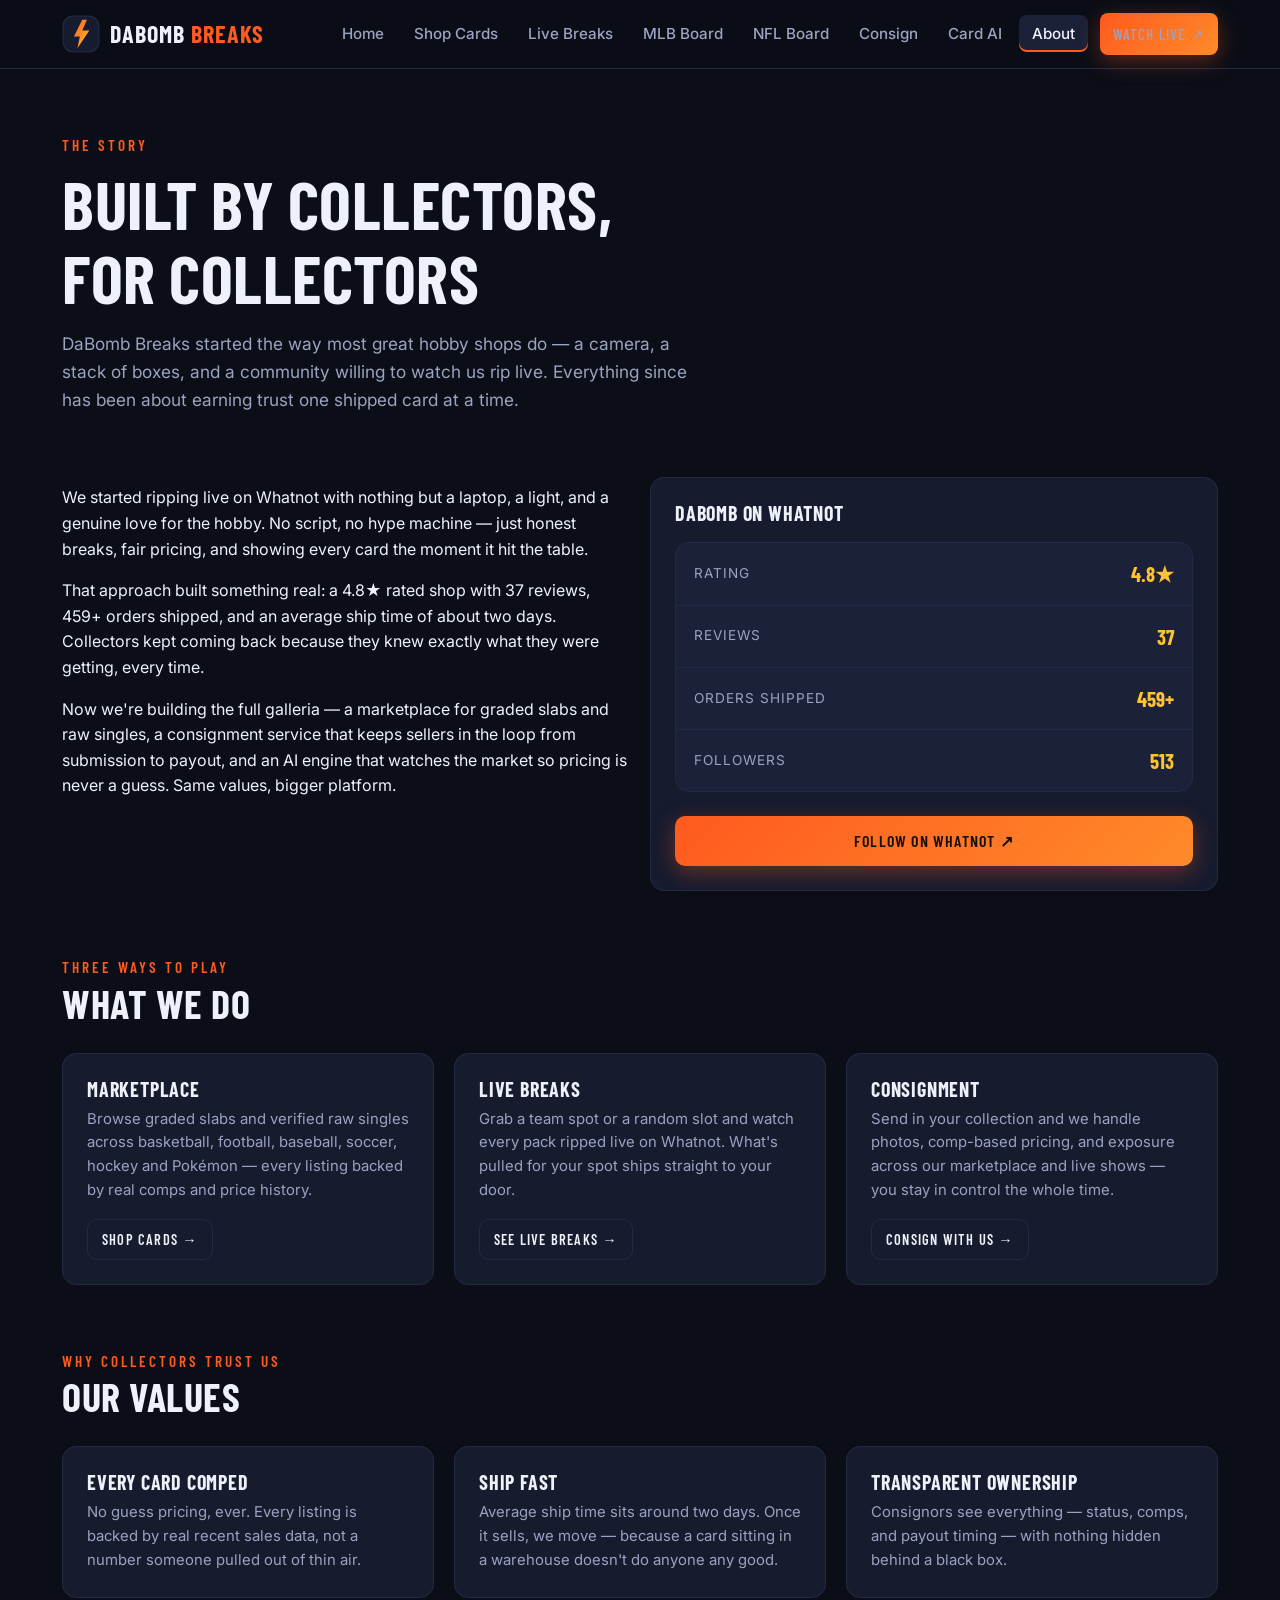
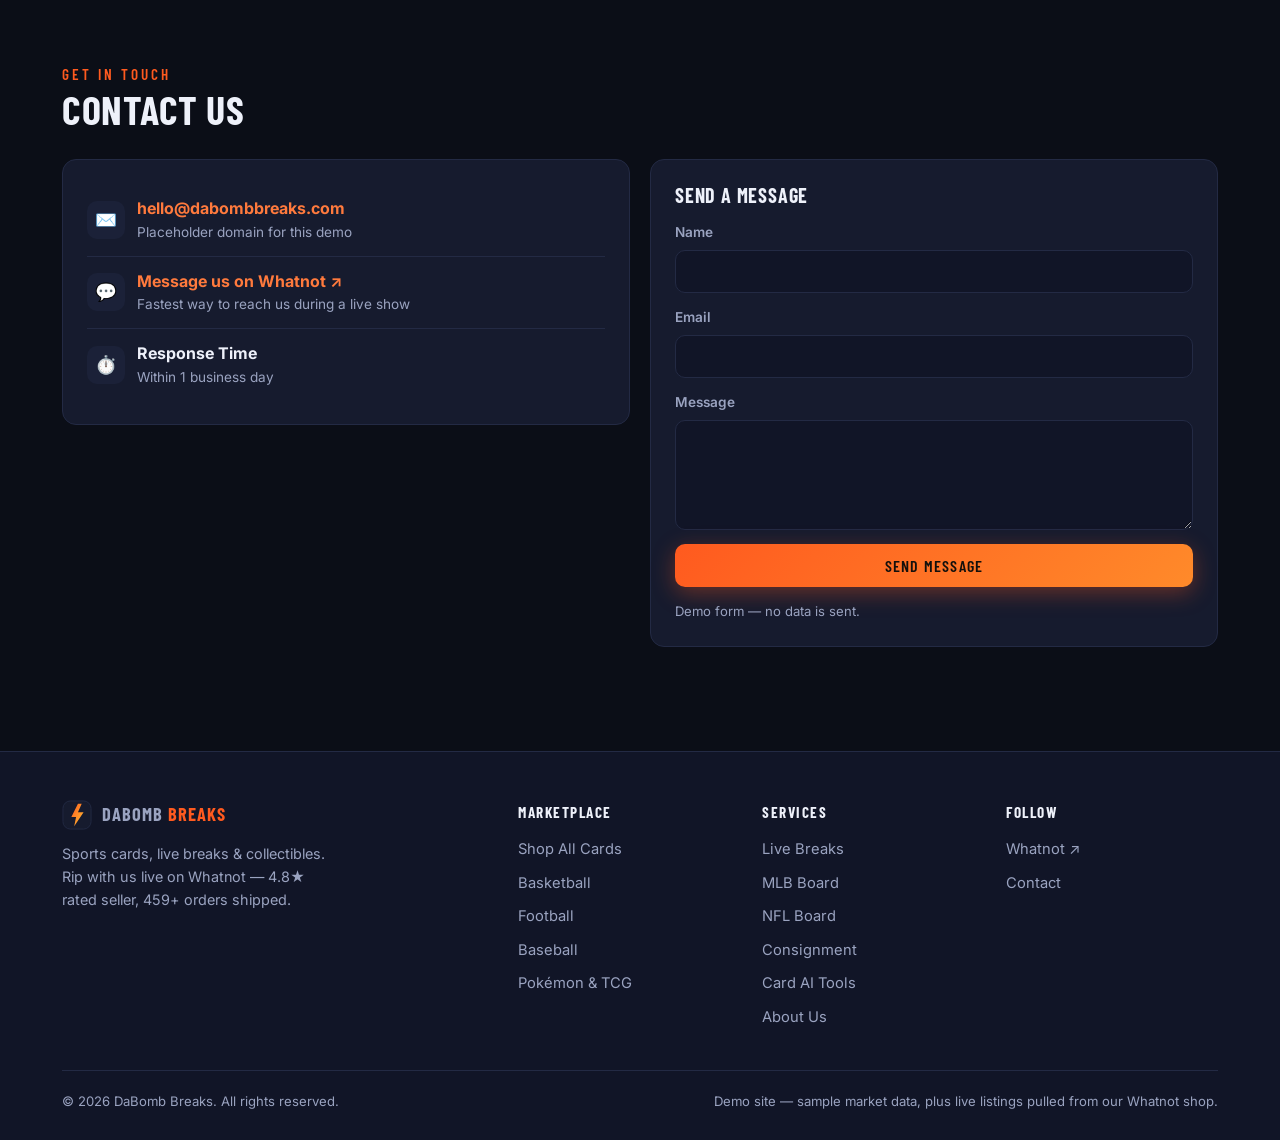
<file: about.html>
<!DOCTYPE html>
<html lang="en">
<head>
  <meta charset="UTF-8">
  <meta name="viewport" content="width=device-width, initial-scale=1.0">
  <title>About Us | DaBomb Breaks — Sports Cards, Live Breaks &amp; Consignment</title>
  <meta name="description" content="The story behind DaBomb Breaks — from live Whatnot breaks to a 4.8★ rated shop with 459+ orders shipped, now building a full marketplace, consignment service and AI engine for the hobby.">
  <link rel="canonical" href="https://drewbabbitt.github.io/dabomb-breaks/about.html">
  <meta property="og:type" content="website">
  <meta property="og:site_name" content="DaBomb Breaks">
  <meta property="og:title" content="About Us | DaBomb Breaks">
  <meta property="og:description" content="The story behind DaBomb Breaks — from live Whatnot breaks to a 4.8★ rated shop with 459+ orders shipped, now building a full marketplace, consignment service and AI engine for the hobby.">
  <meta property="og:url" content="https://drewbabbitt.github.io/dabomb-breaks/about.html">
  <meta name="twitter:card" content="summary_large_image">
  <link rel="icon" type="image/svg+xml" href="assets/logo.svg">
  <link rel="preconnect" href="https://fonts.googleapis.com">
  <link rel="preconnect" href="https://fonts.gstatic.com" crossorigin>
  <link href="https://fonts.googleapis.com/css2?family=Barlow+Condensed:wght@600;700&family=Inter:wght@400;500;600;700&display=swap" rel="stylesheet">
  <link rel="stylesheet" href="css/styles.css">
  <style>
    /* ---- about.html page-only styles ---- */
    .about-stats { display: flex; flex-direction: column; gap: 0; border: 1px solid var(--line); border-radius: var(--radius); overflow: hidden; background: var(--panel-2); margin-top: 18px; }
    .about-stat-row { display: flex; justify-content: space-between; align-items: center; padding: 14px 18px; border-bottom: 1px solid var(--line); }
    .about-stat-row:last-child { border-bottom: none; }
    .about-stat-row .num { font-family: var(--font-display); font-size: 1.3rem; font-weight: 700; color: var(--gold); }
    .about-stat-row .lbl { font-size: .85rem; color: var(--muted); text-transform: uppercase; letter-spacing: 1px; }
    .contact-row { display: flex; align-items: center; gap: 12px; padding: 12px 0; border-bottom: 1px solid var(--line); }
    .contact-row:last-of-type { border-bottom: none; }
    .contact-icon { width: 38px; height: 38px; border-radius: 10px; background: var(--panel-2); display: flex; align-items: center; justify-content: center; flex-shrink: 0; font-size: 1.1rem; }
    #contactSuccess { display: none; }
    #contactSuccess.show { display: block; }
  </style>
</head>
<body>

<header class="site-header">
  <div class="wrap nav">
    <a class="brand" href="index.html">
      <svg viewBox="0 0 64 64" xmlns="http://www.w3.org/2000/svg" aria-hidden="true"><defs><linearGradient id="hdrLg" x1="0" y1="0" x2="1" y2="1"><stop offset="0" stop-color="#ff5a1f"/><stop offset="1" stop-color="#ffc233"/></linearGradient></defs><rect x="2" y="2" width="60" height="60" rx="16" fill="#161b2e" stroke="#232a44" stroke-width="2"/><path d="M34 8 L20 36 L30 36 L26 56 L46 26 L34 26 L42 8 Z" fill="url(#hdrLg)"/></svg>
      <span class="brand-name">DaBomb <em>Breaks</em></span>
    </a>
    <button class="nav-toggle" aria-label="Toggle menu">☰</button>
    <ul class="nav-links">
      <li><a href="index.html">Home</a></li>
      <li><a href="shop.html">Shop Cards</a></li>
      <li><a href="breaks.html">Live Breaks</a></li>
      <li><a href="board/">MLB Board</a></li>
      <li><a href="board-nfl/">NFL Board</a></li>
      <li><a href="consign.html">Consign</a></li>
      <li><a href="ai.html">Card AI</a></li>
      <li><a href="about.html">About</a></li>
      <li class="nav-cta"><a class="btn btn-primary btn-sm" href="https://www.whatnot.com/user/dabomb_breaks" target="_blank" rel="noopener">Watch Live ↗</a></li>
    </ul>
  </div>
</header>

<main>

  <!-- HERO -->
  <section style="padding-bottom:0">
    <div class="wrap">
      <span class="kicker">The Story</span>
      <h1 class="mt-1">Built by Collectors,<br>For Collectors</h1>
      <p class="lead mt-2">DaBomb Breaks started the way most great hobby shops do — a camera, a stack of boxes, and a community willing to watch us rip live. Everything since has been about earning trust one shipped card at a time.</p>
    </div>
  </section>

  <!-- STORY -->
  <section>
    <div class="wrap">
      <div class="grid grid-2" style="align-items:start">
        <div>
          <p class="mt-1">We started ripping live on Whatnot with nothing but a laptop, a light, and a genuine love for the hobby. No script, no hype machine — just honest breaks, fair pricing, and showing every card the moment it hit the table.</p>
          <p class="mt-2">That approach built something real: a 4.8★ rated shop with 37 reviews, 459+ orders shipped, and an average ship time of about two days. Collectors kept coming back because they knew exactly what they were getting, every time.</p>
          <p class="mt-2">Now we're building the full galleria — a marketplace for graded slabs and raw singles, a consignment service that keeps sellers in the loop from submission to payout, and an AI engine that watches the market so pricing is never a guess. Same values, bigger platform.</p>
        </div>
        <div class="panel">
          <h3>DaBomb on Whatnot</h3>
          <div class="about-stats">
            <div class="about-stat-row"><span class="lbl">Rating</span><span class="num">4.8★</span></div>
            <div class="about-stat-row"><span class="lbl">Reviews</span><span class="num">37</span></div>
            <div class="about-stat-row"><span class="lbl">Orders Shipped</span><span class="num">459+</span></div>
            <div class="about-stat-row"><span class="lbl">Followers</span><span class="num">513</span></div>
          </div>
          <a class="btn btn-primary mt-3" style="width:100%" href="https://www.whatnot.com/user/dabomb_breaks" target="_blank" rel="noopener">Follow on Whatnot ↗</a>
        </div>
      </div>
    </div>
  </section>

  <!-- WHAT WE DO -->
  <section style="padding-top:0">
    <div class="wrap">
      <div class="section-head">
        <div>
          <span class="kicker">Three Ways to Play</span>
          <h2>What We Do</h2>
        </div>
      </div>
      <div class="grid grid-3">
        <div class="panel panel-hover">
          <h3>Marketplace</h3>
          <p class="muted mt-1" style="font-size:.93rem">Browse graded slabs and verified raw singles across basketball, football, baseball, soccer, hockey and Pokémon — every listing backed by real comps and price history.</p>
          <a class="btn btn-ghost btn-sm mt-2" href="shop.html">Shop Cards →</a>
        </div>
        <div class="panel panel-hover">
          <h3>Live Breaks</h3>
          <p class="muted mt-1" style="font-size:.93rem">Grab a team spot or a random slot and watch every pack ripped live on Whatnot. What's pulled for your spot ships straight to your door.</p>
          <a class="btn btn-ghost btn-sm mt-2" href="breaks.html">See Live Breaks →</a>
        </div>
        <div class="panel panel-hover">
          <h3>Consignment</h3>
          <p class="muted mt-1" style="font-size:.93rem">Send in your collection and we handle photos, comp-based pricing, and exposure across our marketplace and live shows — you stay in control the whole time.</p>
          <a class="btn btn-ghost btn-sm mt-2" href="consign.html">Consign With Us →</a>
        </div>
      </div>
    </div>
  </section>

  <!-- VALUES -->
  <section style="padding-top:0">
    <div class="wrap">
      <div class="section-head">
        <div>
          <span class="kicker">Why Collectors Trust Us</span>
          <h2>Our Values</h2>
        </div>
      </div>
      <div class="grid grid-3">
        <div class="panel panel-hover">
          <h3>Every Card Comped</h3>
          <p class="muted mt-1" style="font-size:.93rem">No guess pricing, ever. Every listing is backed by real recent sales data, not a number someone pulled out of thin air.</p>
        </div>
        <div class="panel panel-hover">
          <h3>Ship Fast</h3>
          <p class="muted mt-1" style="font-size:.93rem">Average ship time sits around two days. Once it sells, we move — because a card sitting in a warehouse doesn't do anyone any good.</p>
        </div>
        <div class="panel panel-hover">
          <h3>Transparent Ownership</h3>
          <p class="muted mt-1" style="font-size:.93rem">Consignors see everything — status, comps, and payout timing — with nothing hidden behind a black box.</p>
        </div>
      </div>
    </div>
  </section>

  <!-- CONTACT -->
  <section id="contact" style="padding-top:0">
    <div class="wrap">
      <div class="section-head">
        <div>
          <span class="kicker">Get In Touch</span>
          <h2>Contact Us</h2>
        </div>
      </div>
      <div class="grid grid-2" style="align-items:start">
        <div class="panel">
          <div class="contact-row">
            <div class="contact-icon">✉️</div>
            <div>
              <div style="font-weight:700"><a href="mailto:hello@dabombbreaks.com">hello@dabombbreaks.com</a></div>
              <div class="muted" style="font-size:.85rem">Placeholder domain for this demo</div>
            </div>
          </div>
          <div class="contact-row">
            <div class="contact-icon">💬</div>
            <div>
              <div style="font-weight:700"><a href="https://www.whatnot.com/user/dabomb_breaks" target="_blank" rel="noopener">Message us on Whatnot ↗</a></div>
              <div class="muted" style="font-size:.85rem">Fastest way to reach us during a live show</div>
            </div>
          </div>
          <div class="contact-row">
            <div class="contact-icon">⏱️</div>
            <div>
              <div style="font-weight:700">Response Time</div>
              <div class="muted" style="font-size:.85rem">Within 1 business day</div>
            </div>
          </div>
        </div>

        <div class="panel">
          <h3 class="mb-2">Send a Message</h3>
          <form id="contactForm">
            <div style="display:flex;flex-direction:column;gap:14px">
              <label class="field">Name
                <input class="input" type="text" name="name" id="cfName" required>
              </label>
              <label class="field">Email
                <input class="input" type="email" name="email" id="cfEmail" required>
              </label>
              <label class="field">Message
                <textarea class="input" name="message" id="cfMessage" rows="4" required></textarea>
              </label>
              <button type="submit" class="btn btn-primary" style="width:100%">Send Message</button>
              <p class="muted" style="font-size:.82rem">Demo form — no data is sent.</p>
              <div id="contactSuccess" class="panel" style="background:rgba(47,212,122,.1);border-color:rgba(47,212,122,.4);padding:14px 16px">
                <strong style="color:var(--green)">Message received!</strong>
                <p class="muted mt-1" style="font-size:.88rem">Thanks for reaching out — this is a demo form, so nothing was actually sent, but in the live site we'd reply within 1 business day.</p>
              </div>
            </div>
          </form>
        </div>
      </div>
    </div>
  </section>

</main>

<footer class="site-footer">
  <div class="wrap">
    <div class="footer-grid">
      <div>
        <a class="brand" href="index.html" style="margin-bottom:12px">
          <svg viewBox="0 0 64 64" xmlns="http://www.w3.org/2000/svg" aria-hidden="true" style="width:30px;height:30px"><defs><linearGradient id="ftrLg" x1="0" y1="0" x2="1" y2="1"><stop offset="0" stop-color="#ff5a1f"/><stop offset="1" stop-color="#ffc233"/></linearGradient></defs><rect x="2" y="2" width="60" height="60" rx="16" fill="#161b2e" stroke="#232a44" stroke-width="2"/><path d="M34 8 L20 36 L30 36 L26 56 L46 26 L34 26 L42 8 Z" fill="url(#ftrLg)"/></svg>
          <span class="brand-name" style="font-size:1.15rem">DaBomb <em>Breaks</em></span>
        </a>
        <p class="muted" style="font-size:.9rem;max-width:280px">Sports cards, live breaks &amp; collectibles. Rip with us live on Whatnot — 4.8★ rated seller, 459+ orders shipped.</p>
      </div>
      <div>
        <h4>Marketplace</h4>
        <ul>
          <li><a href="shop.html">Shop All Cards</a></li>
          <li><a href="shop.html?sport=Basketball">Basketball</a></li>
          <li><a href="shop.html?sport=Football">Football</a></li>
          <li><a href="shop.html?sport=Baseball">Baseball</a></li>
          <li><a href="shop.html?sport=Pok%C3%A9mon">Pokémon &amp; TCG</a></li>
        </ul>
      </div>
      <div>
        <h4>Services</h4>
        <ul>
          <li><a href="breaks.html">Live Breaks</a></li>
      <li><a href="board/">MLB Board</a></li>
      <li><a href="board-nfl/">NFL Board</a></li>
          <li><a href="consign.html">Consignment</a></li>
          <li><a href="ai.html">Card AI Tools</a></li>
          <li><a href="about.html">About Us</a></li>
        </ul>
      </div>
      <div>
        <h4>Follow</h4>
        <ul>
          <li><a href="https://www.whatnot.com/user/dabomb_breaks" target="_blank" rel="noopener">Whatnot ↗</a></li>
          <li><a href="about.html#contact">Contact</a></li>
        </ul>
      </div>
    </div>
    <div class="footer-note">
      <span>© <span data-year>2026</span> DaBomb Breaks. All rights reserved.</span>
      <span>Demo site — sample market data, plus live listings pulled from our Whatnot shop.</span>
    </div>
  </div>
</footer>

<script src="js/inventory-data.js"></script>
<script src="js/app.js"></script>
<script>
document.addEventListener("DOMContentLoaded", function () {
  var form = document.getElementById("contactForm");
  var success = document.getElementById("contactSuccess");
  if (form && success) {
    form.addEventListener("submit", function (e) {
      e.preventDefault();
      success.classList.add("show");
      form.reset();
      success.scrollIntoView({ behavior: "smooth", block: "nearest" });
    });
  }
});
</script>

<script type="application/ld+json">
{
  "@context": "https://schema.org",
  "@type": "AboutPage",
  "name": "About DaBomb Breaks",
  "url": "https://drewbabbitt.github.io/dabomb-breaks/about.html",
  "description": "The story behind DaBomb Breaks — from live Whatnot breaks to a 4.8★ rated shop with 459+ orders shipped, now building a full marketplace, consignment service and AI engine for the hobby.",
  "mainEntity": {
    "@type": "Organization",
    "name": "DaBomb Breaks",
    "url": "https://drewbabbitt.github.io/dabomb-breaks/",
    "logo": "https://drewbabbitt.github.io/dabomb-breaks/assets/logo.svg",
    "sameAs": ["https://www.whatnot.com/user/dabomb_breaks"],
    "aggregateRating": { "@type": "AggregateRating", "ratingValue": "4.8", "reviewCount": "37" }
  }
}
</script>
</body>
</html>
</file>
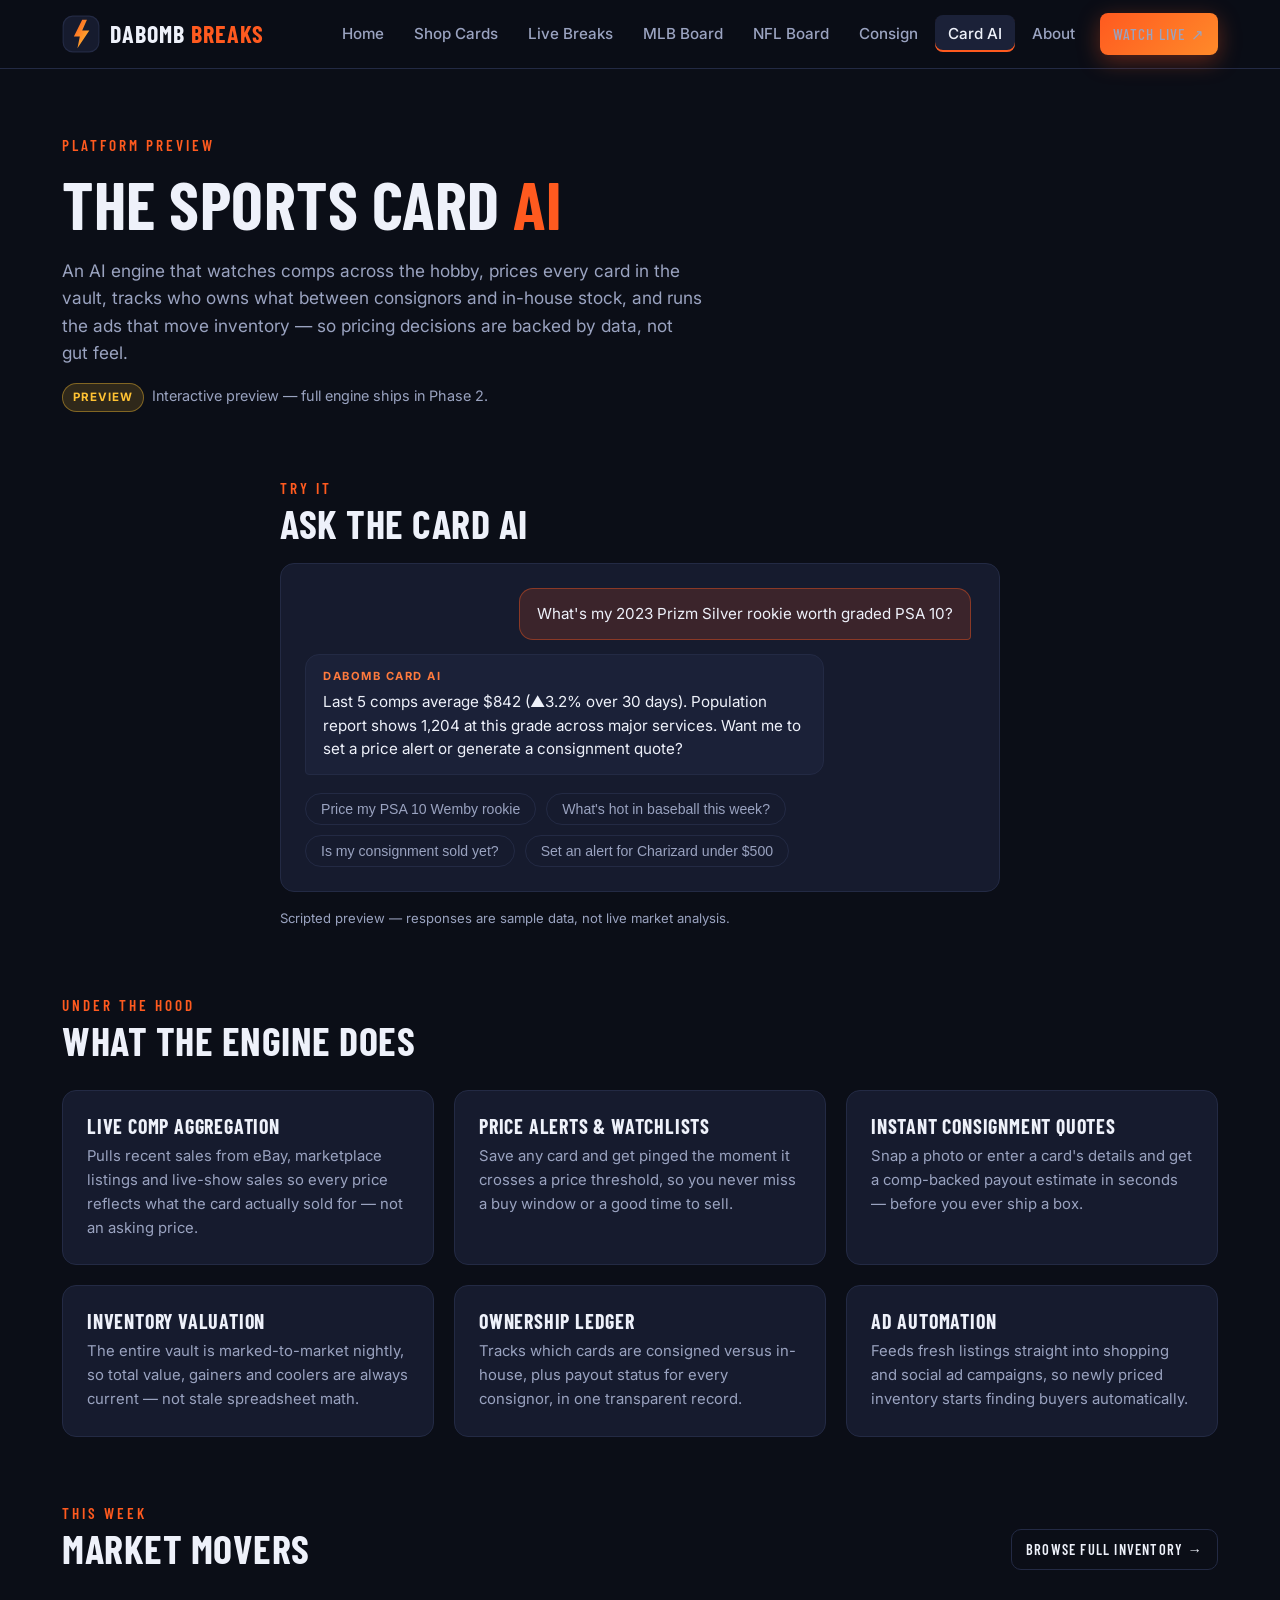
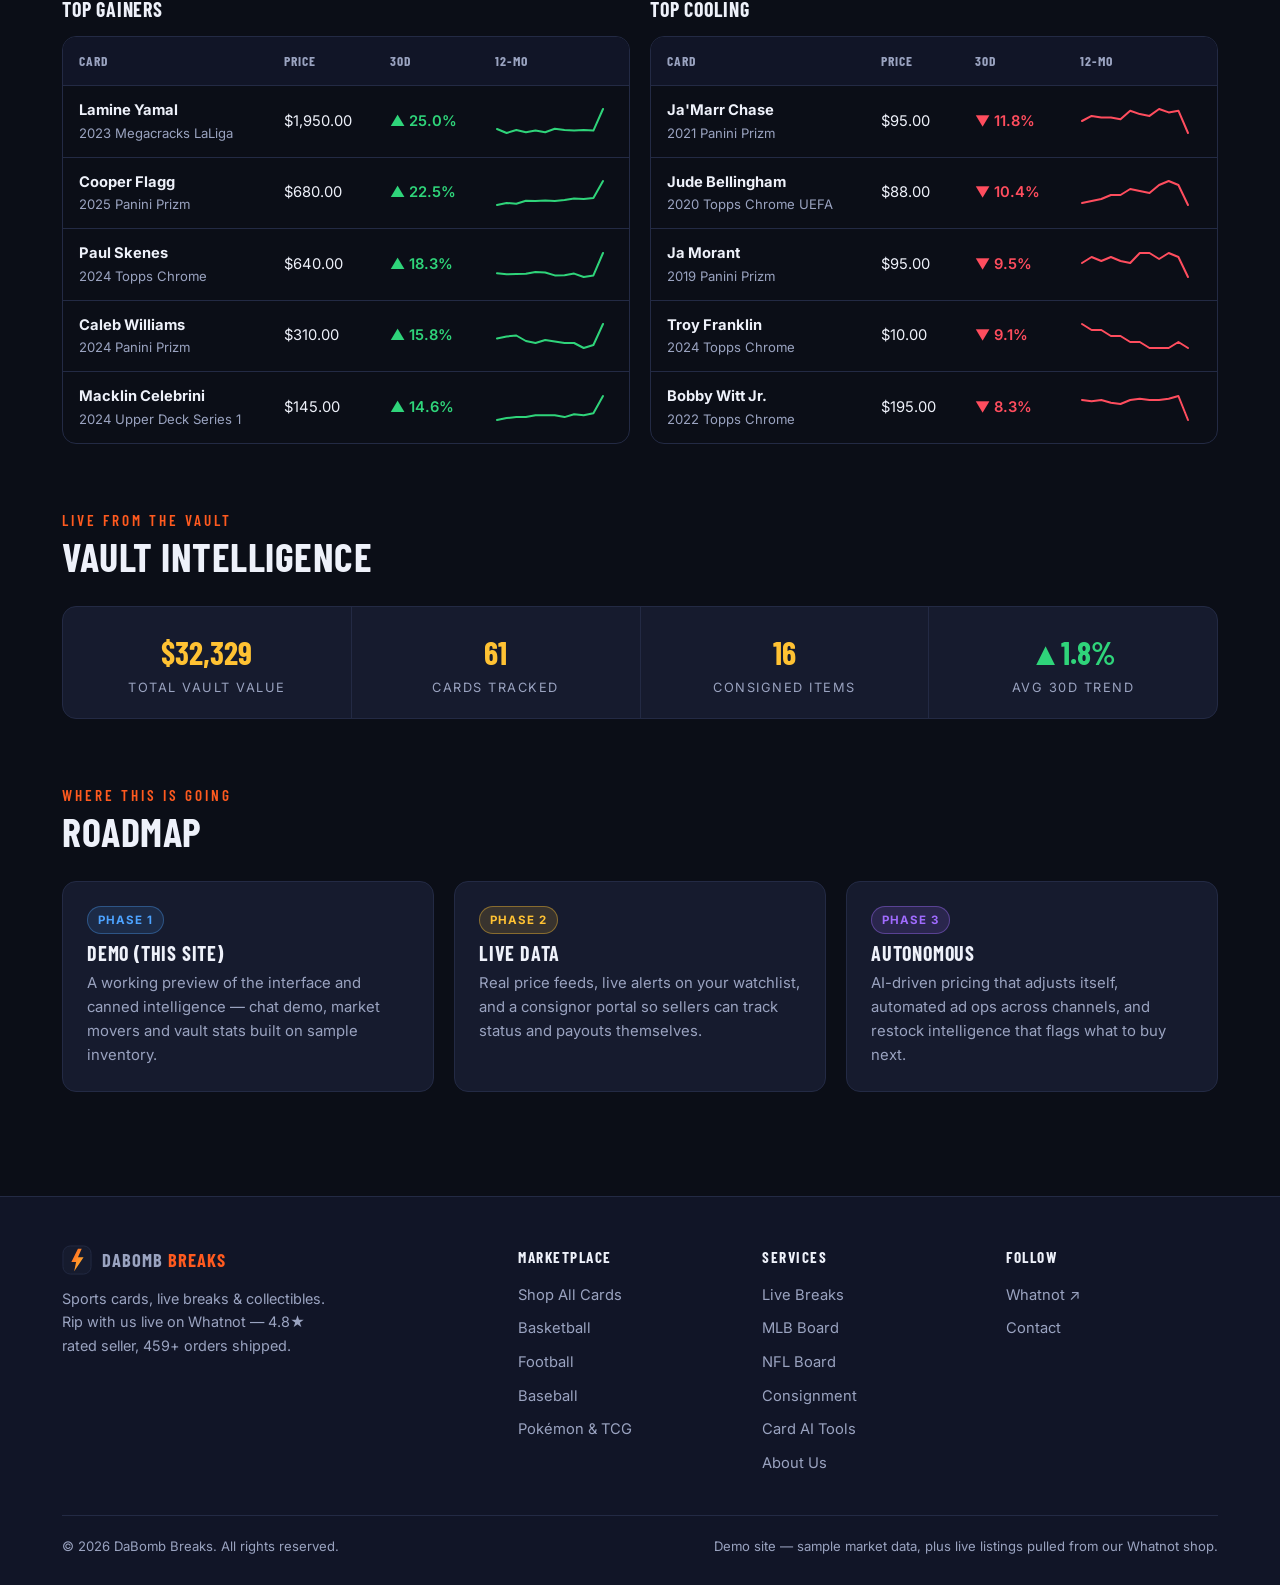
<file: ai.html>
<!DOCTYPE html>
<html lang="en">
<head>
  <meta charset="UTF-8">
  <meta name="viewport" content="width=device-width, initial-scale=1.0">
  <title>Sports Card AI | DaBomb Breaks — Sports Cards, Live Breaks &amp; Consignment</title>
  <meta name="description" content="Preview the DaBomb Card AI — an assistant that prices sports cards from live comps, tracks price alerts and watchlists, and delivers market intelligence across the hobby.">
  <link rel="canonical" href="https://drewbabbitt.github.io/dabomb-breaks/ai.html">
  <meta property="og:type" content="website">
  <meta property="og:site_name" content="DaBomb Breaks">
  <meta property="og:title" content="Sports Card AI | DaBomb Breaks">
  <meta property="og:description" content="Preview the DaBomb Card AI — an assistant that prices sports cards from live comps, tracks price alerts and watchlists, and delivers market intelligence across the hobby.">
  <meta property="og:url" content="https://drewbabbitt.github.io/dabomb-breaks/ai.html">
  <meta name="twitter:card" content="summary_large_image">
  <link rel="icon" type="image/svg+xml" href="assets/logo.svg">
  <link rel="preconnect" href="https://fonts.googleapis.com">
  <link rel="preconnect" href="https://fonts.gstatic.com" crossorigin>
  <link href="https://fonts.googleapis.com/css2?family=Barlow+Condensed:wght@600;700&family=Inter:wght@400;500;600;700&display=swap" rel="stylesheet">
  <link rel="stylesheet" href="css/styles.css">
  <style>
    /* ---- ai.html page-only styles ---- */
    .chat-shell { max-width: 720px; margin: 0 auto; }
    .chat-scroll { max-height: 420px; overflow-y: auto; padding-right: 4px; scroll-behavior: smooth; }
    .chat-scroll::-webkit-scrollbar { width: 8px; }
    .chat-scroll::-webkit-scrollbar-thumb { background: var(--line); border-radius: 8px; }
    .chip-row { display: flex; flex-wrap: wrap; gap: 10px; margin-top: 18px; }
    .chip:disabled, .chip[data-used="1"] { opacity: .4; cursor: not-allowed; pointer-events: none; }
    .roadmap-arrow { display: flex; align-items: center; justify-content: center; color: var(--muted); font-family: var(--font-display); font-size: 1.6rem; }
    @media (max-width: 620px) { .roadmap-arrow { transform: rotate(90deg); } }
    .mover-empty { padding: 28px 16px; text-align: center; }
    .typing-dots span { display: inline-block; width: 5px; height: 5px; border-radius: 50%; background: var(--muted); margin-right: 3px; animation: blinkDot 1.2s infinite; }
    .typing-dots span:nth-child(2) { animation-delay: .2s; } .typing-dots span:nth-child(3) { animation-delay: .4s; }
    @keyframes blinkDot { 0%, 80%, 100% { opacity: .25; } 40% { opacity: 1; } }
  </style>
</head>
<body>

<header class="site-header">
  <div class="wrap nav">
    <a class="brand" href="index.html">
      <svg viewBox="0 0 64 64" xmlns="http://www.w3.org/2000/svg" aria-hidden="true"><defs><linearGradient id="hdrLg" x1="0" y1="0" x2="1" y2="1"><stop offset="0" stop-color="#ff5a1f"/><stop offset="1" stop-color="#ffc233"/></linearGradient></defs><rect x="2" y="2" width="60" height="60" rx="16" fill="#161b2e" stroke="#232a44" stroke-width="2"/><path d="M34 8 L20 36 L30 36 L26 56 L46 26 L34 26 L42 8 Z" fill="url(#hdrLg)"/></svg>
      <span class="brand-name">DaBomb <em>Breaks</em></span>
    </a>
    <button class="nav-toggle" aria-label="Toggle menu">☰</button>
    <ul class="nav-links">
      <li><a href="index.html">Home</a></li>
      <li><a href="shop.html">Shop Cards</a></li>
      <li><a href="breaks.html">Live Breaks</a></li>
      <li><a href="board/">MLB Board</a></li>
      <li><a href="board-nfl/">NFL Board</a></li>
      <li><a href="consign.html">Consign</a></li>
      <li><a href="ai.html">Card AI</a></li>
      <li><a href="about.html">About</a></li>
      <li class="nav-cta"><a class="btn btn-primary btn-sm" href="https://www.whatnot.com/user/dabomb_breaks" target="_blank" rel="noopener">Watch Live ↗</a></li>
    </ul>
  </div>
</header>

<main>

  <!-- HERO -->
  <section style="padding-bottom:0">
    <div class="wrap">
      <span class="kicker">Platform Preview</span>
      <h1 class="mt-1">The Sports Card <em style="font-style:normal;color:var(--blast)">AI</em></h1>
      <p class="lead mt-2">An AI engine that watches comps across the hobby, prices every card in the vault, tracks who owns what between consignors and in-house stock, and runs the ads that move inventory — so pricing decisions are backed by data, not gut feel.</p>
      <p class="muted mt-2" style="font-size:.9rem">
        <span class="badge badge-grade">Preview</span>
        &nbsp;Interactive preview — full engine ships in Phase 2.
      </p>
    </div>
  </section>

  <!-- CHAT DEMO -->
  <section>
    <div class="wrap">
      <div class="chat-shell">
        <div class="section-head" style="margin-bottom:18px">
          <div>
            <span class="kicker">Try It</span>
            <h2>Ask the Card AI</h2>
          </div>
        </div>
        <div class="panel">
          <div class="chat chat-scroll" id="aiChat">
            <div class="msg msg-user">What's my 2023 Prizm Silver rookie worth graded PSA 10?</div>
            <div class="msg msg-ai"><span class="tag">DaBomb Card AI</span>Last 5 comps average $842 (▲3.2% over 30 days). Population report shows 1,204 at this grade across major services. Want me to set a price alert or generate a consignment quote?</div>
          </div>
          <div class="chip-row" id="aiChips">
            <button type="button" class="chip" data-q="price">Price my PSA 10 Wemby rookie</button>
            <button type="button" class="chip" data-q="hot">What's hot in baseball this week?</button>
            <button type="button" class="chip" data-q="consign">Is my consignment sold yet?</button>
            <button type="button" class="chip" data-q="alert">Set an alert for Charizard under $500</button>
          </div>
        </div>
        <p class="muted mt-2" style="font-size:.82rem">Scripted preview — responses are sample data, not live market analysis.</p>
      </div>
    </div>
  </section>

  <!-- WHAT THE ENGINE DOES -->
  <section style="padding-top:0">
    <div class="wrap">
      <div class="section-head">
        <div>
          <span class="kicker">Under the Hood</span>
          <h2>What the Engine Does</h2>
        </div>
      </div>
      <div class="grid grid-3">
        <div class="panel panel-hover">
          <h3>Live Comp Aggregation</h3>
          <p class="muted mt-1" style="font-size:.93rem">Pulls recent sales from eBay, marketplace listings and live-show sales so every price reflects what the card actually sold for — not an asking price.</p>
        </div>
        <div class="panel panel-hover">
          <h3>Price Alerts &amp; Watchlists</h3>
          <p class="muted mt-1" style="font-size:.93rem">Save any card and get pinged the moment it crosses a price threshold, so you never miss a buy window or a good time to sell.</p>
        </div>
        <div class="panel panel-hover">
          <h3>Instant Consignment Quotes</h3>
          <p class="muted mt-1" style="font-size:.93rem">Snap a photo or enter a card's details and get a comp-backed payout estimate in seconds — before you ever ship a box.</p>
        </div>
        <div class="panel panel-hover">
          <h3>Inventory Valuation</h3>
          <p class="muted mt-1" style="font-size:.93rem">The entire vault is marked-to-market nightly, so total value, gainers and coolers are always current — not stale spreadsheet math.</p>
        </div>
        <div class="panel panel-hover">
          <h3>Ownership Ledger</h3>
          <p class="muted mt-1" style="font-size:.93rem">Tracks which cards are consigned versus in-house, plus payout status for every consignor, in one transparent record.</p>
        </div>
        <div class="panel panel-hover">
          <h3>Ad Automation</h3>
          <p class="muted mt-1" style="font-size:.93rem">Feeds fresh listings straight into shopping and social ad campaigns, so newly priced inventory starts finding buyers automatically.</p>
        </div>
      </div>
    </div>
  </section>

  <!-- MARKET MOVERS -->
  <section style="padding-top:0">
    <div class="wrap">
      <div class="section-head">
        <div>
          <span class="kicker">This Week</span>
          <h2>Market Movers</h2>
        </div>
        <a class="btn btn-ghost btn-sm" href="shop.html">Browse Full Inventory →</a>
      </div>
      <div class="grid grid-2" id="moversGrid">
        <!-- filled by JS, or empty-state fallback -->
      </div>
    </div>
  </section>

  <!-- VAULT INTELLIGENCE -->
  <section style="padding-top:0">
    <div class="wrap">
      <div class="section-head">
        <div>
          <span class="kicker">Live From the Vault</span>
          <h2>Vault Intelligence</h2>
        </div>
      </div>
      <div class="stat-bar" id="vaultStats">
        <div class="stat"><div class="stat-num" id="statValue">$0</div><div class="stat-label">Total Vault Value</div></div>
        <div class="stat"><div class="stat-num" id="statCount">0</div><div class="stat-label">Cards Tracked</div></div>
        <div class="stat"><div class="stat-num" id="statConsigned">0</div><div class="stat-label">Consigned Items</div></div>
        <div class="stat"><div class="stat-num" id="statTrend">0%</div><div class="stat-label">Avg 30d Trend</div></div>
      </div>
    </div>
  </section>

  <!-- ROADMAP -->
  <section style="padding-top:0">
    <div class="wrap">
      <div class="section-head">
        <div>
          <span class="kicker">Where This Is Going</span>
          <h2>Roadmap</h2>
        </div>
      </div>
      <div class="grid grid-3">
        <div class="panel panel-hover">
          <span class="badge badge-owned">Phase 1</span>
          <h3 class="mt-1">Demo (This Site)</h3>
          <p class="muted mt-1" style="font-size:.93rem">A working preview of the interface and canned intelligence — chat demo, market movers and vault stats built on sample inventory.</p>
        </div>
        <div class="panel panel-hover">
          <span class="badge badge-grade">Phase 2</span>
          <h3 class="mt-1">Live Data</h3>
          <p class="muted mt-1" style="font-size:.93rem">Real price feeds, live alerts on your watchlist, and a consignor portal so sellers can track status and payouts themselves.</p>
        </div>
        <div class="panel panel-hover">
          <span class="badge badge-consigned">Phase 3</span>
          <h3 class="mt-1">Autonomous</h3>
          <p class="muted mt-1" style="font-size:.93rem">AI-driven pricing that adjusts itself, automated ad ops across channels, and restock intelligence that flags what to buy next.</p>
        </div>
      </div>
    </div>
  </section>

</main>

<footer class="site-footer">
  <div class="wrap">
    <div class="footer-grid">
      <div>
        <a class="brand" href="index.html" style="margin-bottom:12px">
          <svg viewBox="0 0 64 64" xmlns="http://www.w3.org/2000/svg" aria-hidden="true" style="width:30px;height:30px"><defs><linearGradient id="ftrLg" x1="0" y1="0" x2="1" y2="1"><stop offset="0" stop-color="#ff5a1f"/><stop offset="1" stop-color="#ffc233"/></linearGradient></defs><rect x="2" y="2" width="60" height="60" rx="16" fill="#161b2e" stroke="#232a44" stroke-width="2"/><path d="M34 8 L20 36 L30 36 L26 56 L46 26 L34 26 L42 8 Z" fill="url(#ftrLg)"/></svg>
          <span class="brand-name" style="font-size:1.15rem">DaBomb <em>Breaks</em></span>
        </a>
        <p class="muted" style="font-size:.9rem;max-width:280px">Sports cards, live breaks &amp; collectibles. Rip with us live on Whatnot — 4.8★ rated seller, 459+ orders shipped.</p>
      </div>
      <div>
        <h4>Marketplace</h4>
        <ul>
          <li><a href="shop.html">Shop All Cards</a></li>
          <li><a href="shop.html?sport=Basketball">Basketball</a></li>
          <li><a href="shop.html?sport=Football">Football</a></li>
          <li><a href="shop.html?sport=Baseball">Baseball</a></li>
          <li><a href="shop.html?sport=Pok%C3%A9mon">Pokémon &amp; TCG</a></li>
        </ul>
      </div>
      <div>
        <h4>Services</h4>
        <ul>
          <li><a href="breaks.html">Live Breaks</a></li>
      <li><a href="board/">MLB Board</a></li>
      <li><a href="board-nfl/">NFL Board</a></li>
          <li><a href="consign.html">Consignment</a></li>
          <li><a href="ai.html">Card AI Tools</a></li>
          <li><a href="about.html">About Us</a></li>
        </ul>
      </div>
      <div>
        <h4>Follow</h4>
        <ul>
          <li><a href="https://www.whatnot.com/user/dabomb_breaks" target="_blank" rel="noopener">Whatnot ↗</a></li>
          <li><a href="about.html#contact">Contact</a></li>
        </ul>
      </div>
    </div>
    <div class="footer-note">
      <span>© <span data-year>2026</span> DaBomb Breaks. All rights reserved.</span>
      <span>Demo site — sample market data, plus live listings pulled from our Whatnot shop.</span>
    </div>
  </div>
</footer>

<script src="js/inventory-data.js"></script>
<script src="js/app.js"></script>
<script>
document.addEventListener("DOMContentLoaded", function () {

  /* ---------------- Vault Intelligence stats ---------------- */
  var inv = getInventory();
  var statValueEl = document.getElementById("statValue");
  var statCountEl = document.getElementById("statCount");
  var statConsignedEl = document.getElementById("statConsigned");
  var statTrendEl = document.getElementById("statTrend");

  if (inv.length) {
    var totalValue = inv.reduce(function (sum, c) { return sum + (Number(c.price) || 0); }, 0);
    var consignedCount = inv.filter(function (c) { return c.status === "consigned"; }).length;
    var avgTrend = inv.reduce(function (sum, c) { return sum + (Number(c.trend) || 0); }, 0) / inv.length;

    statValueEl.textContent = "$" + Math.round(totalValue).toLocaleString("en-US");
    statCountEl.textContent = inv.length.toLocaleString("en-US");
    statConsignedEl.textContent = consignedCount.toLocaleString("en-US");
    statTrendEl.textContent = (avgTrend >= 0 ? "▲" : "▼") + Math.abs(avgTrend).toFixed(1) + "%";
    statTrendEl.style.color = avgTrend >= 0 ? "var(--green)" : "var(--red)";
  } else {
    statValueEl.textContent = "$0";
    statCountEl.textContent = "0";
    statConsignedEl.textContent = "0";
    statTrendEl.textContent = "0%";
  }

  /* ---------------- Market Movers ---------------- */
  var moversGrid = document.getElementById("moversGrid");
  if (moversGrid) {
    if (inv.length) {
      var withHistory = inv.filter(function (c) { return Array.isArray(c.priceHistory) && c.priceHistory.length; });
      var byTrendDesc = withHistory.slice().sort(function (a, b) { return (b.trend || 0) - (a.trend || 0); }).slice(0, 5);
      var byTrendAsc = withHistory.slice().sort(function (a, b) { return (a.trend || 0) - (b.trend || 0); }).slice(0, 5);

      moversGrid.innerHTML = buildMoverTable("Top Gainers", byTrendDesc) + buildMoverTable("Top Cooling", byTrendAsc);
    } else {
      moversGrid.innerHTML =
        '<div class="table-wrap mover-empty"><p class="muted">Market data loads with the demo inventory.</p></div>'
        + '<div class="table-wrap mover-empty"><p class="muted">Market data loads with the demo inventory.</p></div>';
    }
  }

  function buildMoverTable(title, cards) {
    if (!cards.length) {
      return '<div><h3 class="mb-2">' + title + '</h3><div class="table-wrap mover-empty"><p class="muted">Market data loads with the demo inventory.</p></div></div>';
    }
    var rows = cards.map(function (card) {
      var trend = Number(card.trend) || 0;
      var color = trend >= 0 ? "#2fd47a" : "#ff4d5e";
      var setLine = (card.year ? card.year + " " : "") + (card.set || "");
      var history = Array.isArray(card.priceHistory) && card.priceHistory.length ? card.priceHistory : [card.price || 0, card.price || 0];
      return '<tr onclick="window.location.href=\'card.html?id=' + encodeURIComponent(card.id) + '\'" style="cursor:pointer">'
        + '<td><div style="font-weight:700">' + escHTML(card.name) + '</div><div class="muted" style="font-size:.82rem">' + escHTML(setLine) + '</div></td>'
        + '<td>' + fmtMoney(card.price) + '</td>'
        + '<td style="color:' + color + ';font-weight:600">' + (trend >= 0 ? "▲" : "▼") + ' ' + Math.abs(trend).toFixed(1) + '%</td>'
        + '<td>' + sparklineSVG(history, 110, 30, color) + '</td>'
        + '</tr>';
    }).join("");
    return '<div><h3 class="mb-2">' + title + '</h3><div class="table-wrap"><table class="data">'
      + '<thead><tr><th>Card</th><th>Price</th><th>30d</th><th>12-mo</th></tr></thead>'
      + '<tbody>' + rows + '</tbody></table></div></div>';
  }

  /* ---------------- Chat Demo ---------------- */
  var chatEl = document.getElementById("aiChat");
  var chips = document.querySelectorAll("#aiChips .chip");

  var chipText = {
    price: "Price my PSA 10 Wemby rookie",
    hot: "What's hot in baseball this week?",
    consign: "Is my consignment sold yet?",
    alert: "Set an alert for Charizard under $500"
  };

  function buildHotAnswer() {
    var baseball = inv.filter(function (c) { return c.sport === "Baseball" && typeof c.trend === "number"; });
    if (baseball.length >= 2) {
      var top2 = baseball.slice().sort(function (a, b) { return (b.trend || 0) - (a.trend || 0); }).slice(0, 2);
      var lines = top2.map(function (c) {
        var trend = Number(c.trend) || 0;
        var setLine = (c.year ? c.year + " " : "") + (c.set || "");
        return escHTML(c.name) + " (" + escHTML(setLine) + ") is " + (trend >= 0 ? "up" : "down") + " " + Math.abs(trend).toFixed(1) + "% over 30 days";
      });
      return "Baseball's heating up right now — " + lines.join(", and ") + ". Both are seeing above-average comp velocity this week. Want me to add either to a watchlist?";
    }
    return "Baseball's heating up right now — Bowman Chrome 1st-year autos are up double digits on average, and vintage Topps rookies in PSA 8+ are seeing renewed comp velocity ahead of the season. Want me to add a specific player to a watchlist?";
  }

  var answers = {
    price: "Your PSA 10 Wembanyama rookie is trending well. Last 6 comps average $1,180 (▲5.4% over 30 days), with population reports showing supply staying tight at that grade. Current ask range across the marketplace is $1,140–$1,225. Want a consignment quote or a price alert set at your target?",
    hot: buildHotAnswer(),
    consign: "Checking your consignment ledger — status updates flow in real time once Phase 2 goes live, showing sold/unsold plus payout timing for every item you've sent in. For this preview, think of it as: submitted → listed → sold → paid, all trackable in one place. Want to see how the payout schedule works?",
    alert: "Alert set (preview) — I'll flag any raw or graded Charizard listing under $500 across tracked comps. In the live version this pings you the moment a matching listing or comp appears, so you can move before the window closes. Want me to widen this to include PSA 9s specifically?"
  };

  function appendMsg(role, html, tag) {
    var msg = document.createElement("div");
    msg.className = "msg " + (role === "user" ? "msg-user" : "msg-ai");
    if (role === "ai") {
      var tagSpan = document.createElement("span");
      tagSpan.className = "tag";
      tagSpan.textContent = tag || "DaBomb Card AI";
      msg.appendChild(tagSpan);
      msg.appendChild(document.createTextNode(html));
    } else {
      msg.textContent = html;
    }
    chatEl.appendChild(msg);
    scrollChatToBottom();
    return msg;
  }

  function scrollChatToBottom() {
    chatEl.scrollTop = chatEl.scrollHeight;
  }

  chips.forEach(function (chip) {
    chip.addEventListener("click", function () {
      if (chip.getAttribute("data-used") === "1") return;
      var key = chip.getAttribute("data-q");
      var question = chipText[key] || chip.textContent;
      var answer = answers[key] || "I don't have a canned answer for that yet — ask me something else!";

      chip.setAttribute("data-used", "1");
      chip.disabled = true;

      appendMsg("user", question);

      var typing = document.createElement("div");
      typing.className = "msg msg-ai";
      typing.innerHTML = '<span class="tag">DaBomb Card AI</span><span class="typing-dots"><span></span><span></span><span></span></span>';
      chatEl.appendChild(typing);
      scrollChatToBottom();

      setTimeout(function () {
        if (typing.parentNode) typing.parentNode.removeChild(typing);
        appendMsg("ai", answer);
      }, 600);
    });
  });
});
</script>

<script type="application/ld+json">
{
  "@context": "https://schema.org",
  "@type": "SoftwareApplication",
  "name": "DaBomb Card AI",
  "applicationCategory": "BusinessApplication",
  "operatingSystem": "Web",
  "description": "An AI assistant that prices sports cards from live market comps, tracks price alerts and watchlists, generates consignment quotes, and delivers marked-to-market inventory intelligence.",
  "url": "https://drewbabbitt.github.io/dabomb-breaks/ai.html",
  "offers": {
    "@type": "Offer",
    "price": "0",
    "priceCurrency": "USD",
    "description": "Interactive preview — full engine ships in Phase 2."
  }
}
</script>
</body>
</html>
</file>
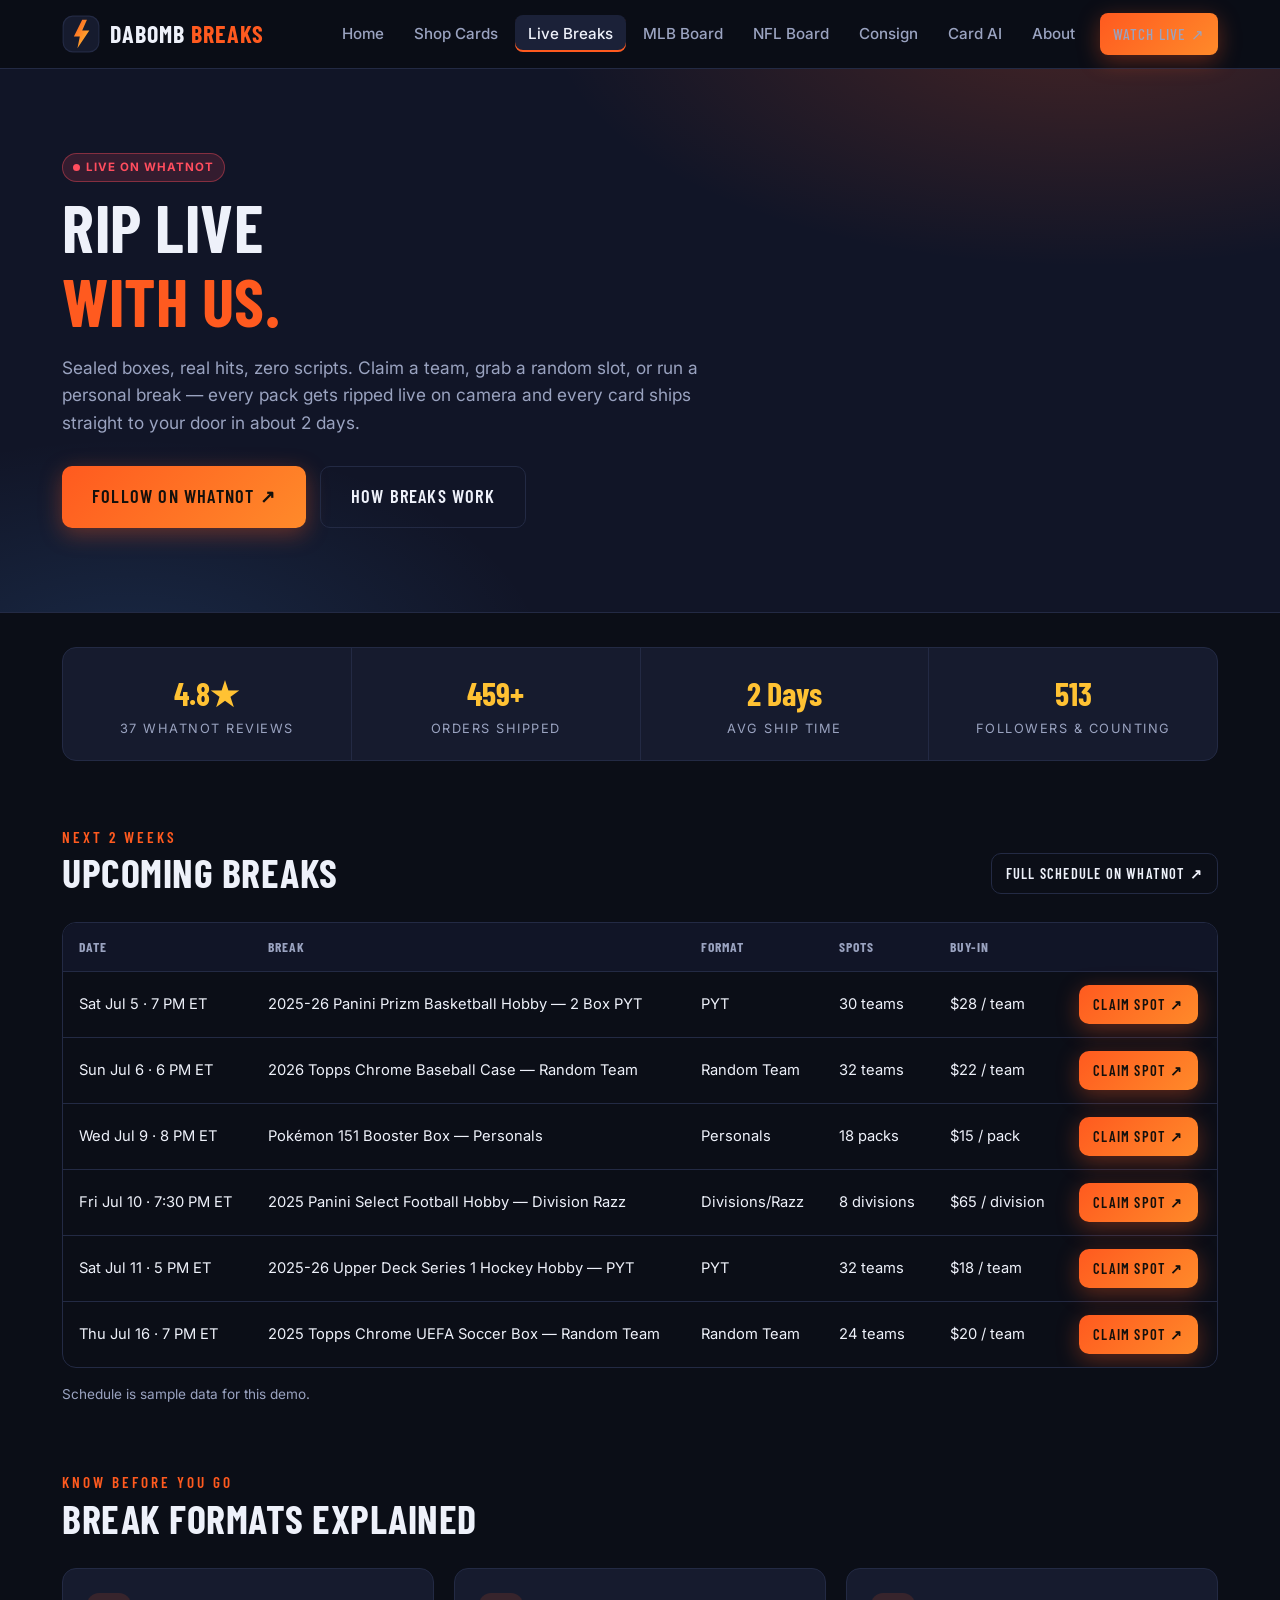
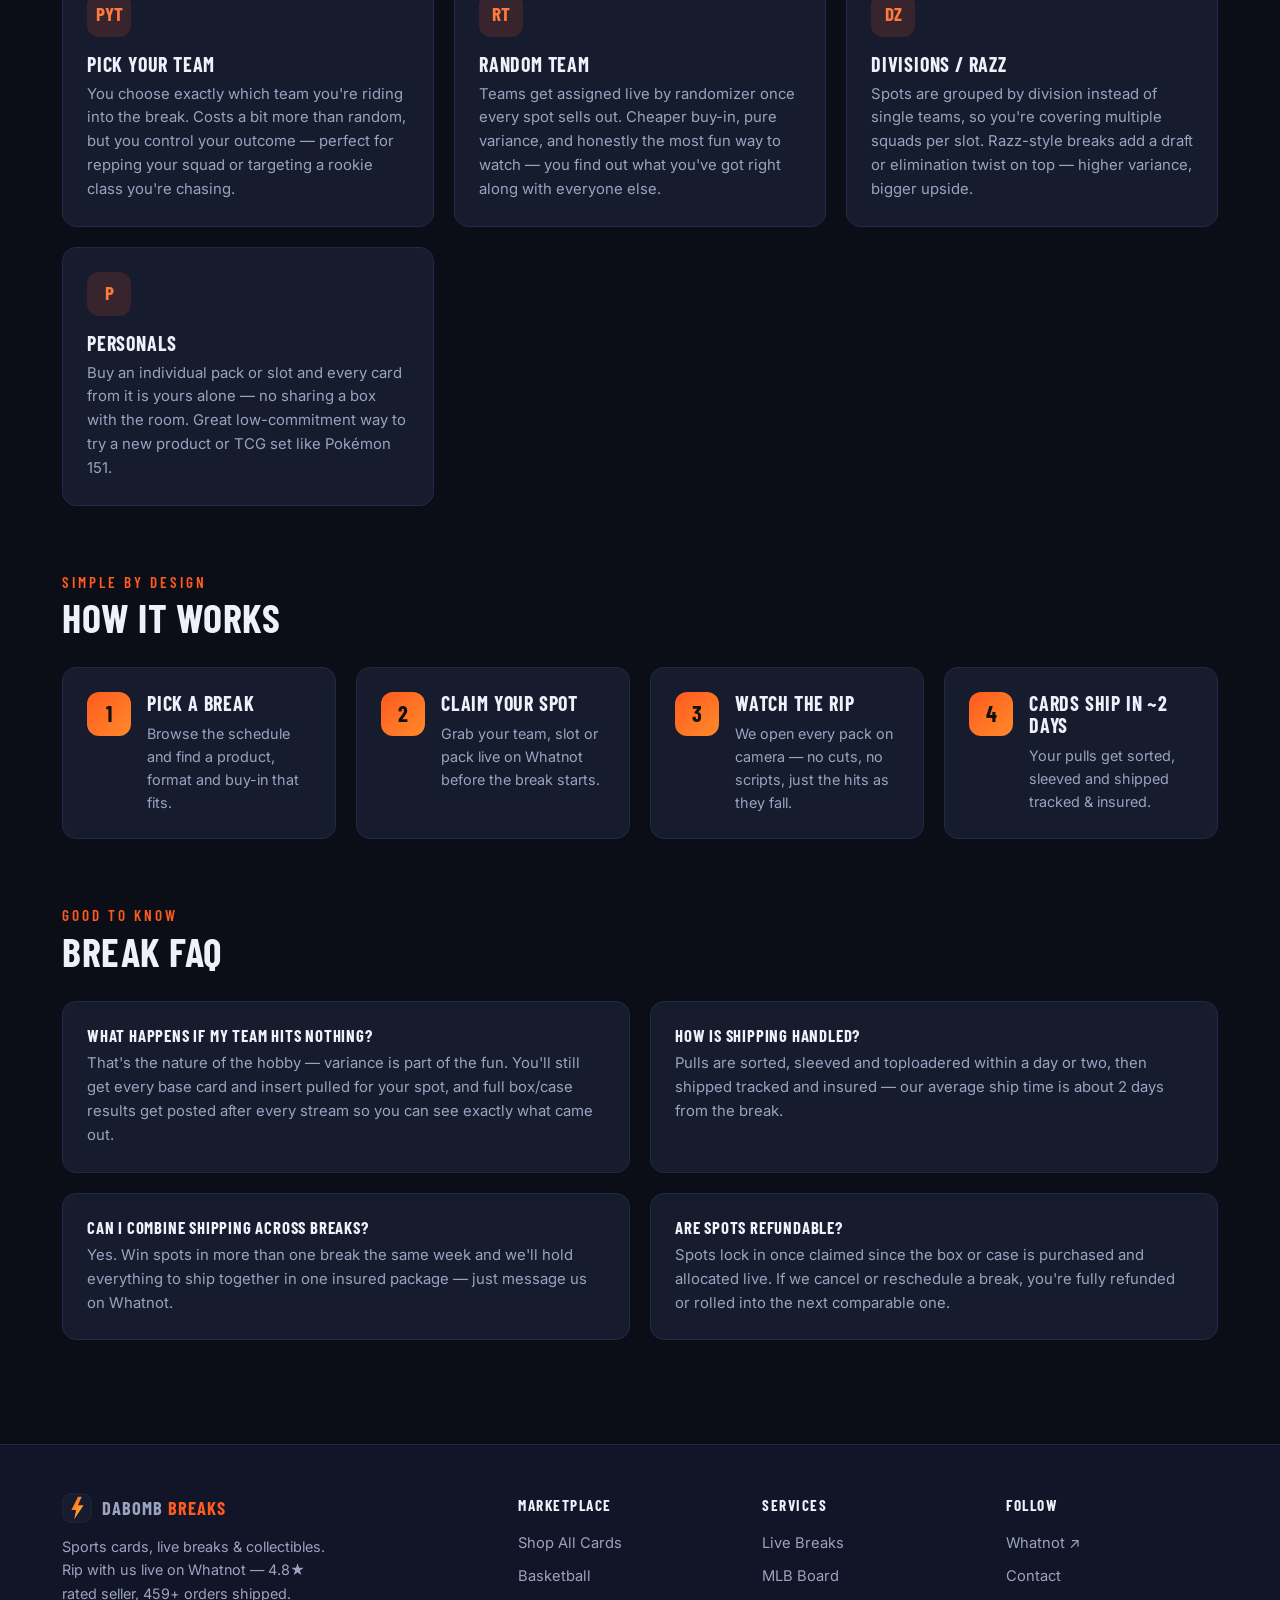
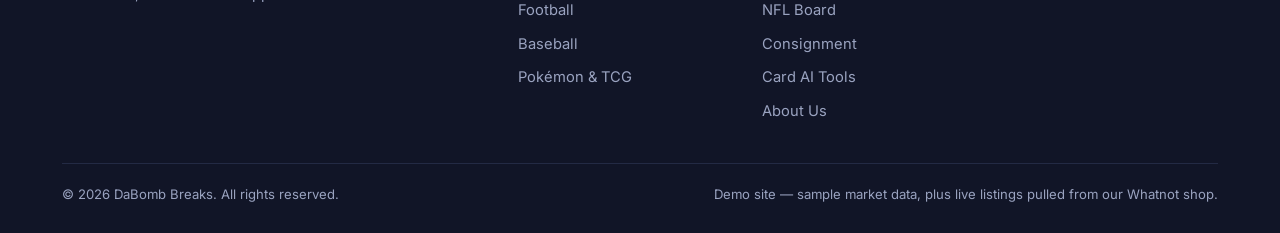
<file: breaks.html>
<!DOCTYPE html>
<html lang="en">
<head>
  <meta charset="UTF-8">
  <meta name="viewport" content="width=device-width, initial-scale=1.0">
  <title>Live Card Breaks | DaBomb Breaks — Sports Cards, Live Breaks &amp; Consignment</title>
  <meta name="description" content="Join DaBomb Breaks live on Whatnot for sports card breaks — Pick Your Team, Random Team, Divisions and Personals. See the upcoming schedule and how breaks work.">
  <link rel="canonical" href="https://drewbabbitt.github.io/dabomb-breaks/breaks.html">
  <meta property="og:type" content="website">
  <meta property="og:site_name" content="DaBomb Breaks">
  <meta property="og:title" content="Live Card Breaks | DaBomb Breaks">
  <meta property="og:description" content="Join DaBomb Breaks live on Whatnot for sports card breaks — Pick Your Team, Random Team, Divisions and Personals. See the upcoming schedule and how breaks work.">
  <meta property="og:url" content="https://drewbabbitt.github.io/dabomb-breaks/breaks.html">
  <meta name="twitter:card" content="summary_large_image">
  <link rel="icon" type="image/svg+xml" href="assets/logo.svg">
  <link rel="preconnect" href="https://fonts.googleapis.com">
  <link rel="preconnect" href="https://fonts.gstatic.com" crossorigin>
  <link href="https://fonts.googleapis.com/css2?family=Barlow+Condensed:wght@600;700&family=Inter:wght@400;500;600;700&display=swap" rel="stylesheet">
  <link rel="stylesheet" href="css/styles.css">
  <script type="application/ld+json">
  {
    "@context": "https://schema.org",
    "@type": "FAQPage",
    "mainEntity": [
      {
        "@type": "Question",
        "name": "What happens if my team or spot hits nothing?",
        "acceptedAnswer": { "@type": "Answer", "text": "Breaks are built around variance — that's the hobby. If your team or spot doesn't hit a big card, you'll still get any base cards or inserts pulled for that slot. We post full box/case results after every stream so you can see exactly what came out, and many breakers offer a small consolation card on cold spots — ask in chat before the break starts." }
      },
      {
        "@type": "Question",
        "name": "How is shipping handled after a break?",
        "acceptedAnswer": { "@type": "Answer", "text": "Cards are sorted, sleeved and toploadered within a day or two of the break, then shipped tracked and insured — our average ship time is right around 2 days. You'll get a tracking number by email or through your Whatnot order the moment it goes out." }
      },
      {
        "@type": "Question",
        "name": "Can I combine shipping across multiple breaks?",
        "acceptedAnswer": { "@type": "Answer", "text": "Yes. If you win spots across more than one break in the same week, just message us on Whatnot and we'll hold your cards to ship together in one combined, insured package — saving you on shipping." }
      },
      {
        "@type": "Question",
        "name": "Are break spots refundable?",
        "acceptedAnswer": { "@type": "Answer", "text": "Spots are locked in once claimed, since the box or case is purchased and allocated live. If a break is cancelled or rescheduled by us, you're fully refunded or rolled into the next comparable break — your call." }
      }
    ]
  }
  </script>
  <script type="application/ld+json">
  {
    "@context": "https://schema.org",
    "@type": "Event",
    "name": "2025-26 Panini Prizm Basketball Hobby — 2 Box PYT",
    "startDate": "2026-07-05T19:00:00-04:00",
    "endDate": "2026-07-05T21:00:00-04:00",
    "eventAttendanceMode": "https://schema.org/OnlineEventAttendanceMode",
    "eventStatus": "https://schema.org/EventScheduled",
    "location": {
      "@type": "VirtualLocation",
      "url": "https://www.whatnot.com/user/dabomb_breaks"
    },
    "organizer": {
      "@type": "Organization",
      "name": "DaBomb Breaks",
      "url": "https://drewbabbitt.github.io/dabomb-breaks/"
    },
    "description": "Pick Your Team break of a 2025-26 Panini Prizm Basketball Hobby box, live on Whatnot. Claim your team spot before tip-off.",
    "offers": {
      "@type": "Offer",
      "url": "https://www.whatnot.com/user/dabomb_breaks",
      "availability": "https://schema.org/InStock"
    }
  }
  </script>
  <style>
    .format-icon {
      width: 44px; height: 44px; border-radius: 12px; flex-shrink: 0;
      display: flex; align-items: center; justify-content: center;
      background: rgba(255, 90, 31, .14); color: var(--blast-2);
      font-family: var(--font-display); font-size: 1.2rem; font-weight: 700;
    }
    .faq-panel h3 { font-size: 1.05rem; }
  </style>
</head>
<body>

<header class="site-header">
  <div class="wrap nav">
    <a class="brand" href="index.html">
      <svg viewBox="0 0 64 64" xmlns="http://www.w3.org/2000/svg" aria-hidden="true"><defs><linearGradient id="hdrLg" x1="0" y1="0" x2="1" y2="1"><stop offset="0" stop-color="#ff5a1f"/><stop offset="1" stop-color="#ffc233"/></linearGradient></defs><rect x="2" y="2" width="60" height="60" rx="16" fill="#161b2e" stroke="#232a44" stroke-width="2"/><path d="M34 8 L20 36 L30 36 L26 56 L46 26 L34 26 L42 8 Z" fill="url(#hdrLg)"/></svg>
      <span class="brand-name">DaBomb <em>Breaks</em></span>
    </a>
    <button class="nav-toggle" aria-label="Toggle menu">☰</button>
    <ul class="nav-links">
      <li><a href="index.html">Home</a></li>
      <li><a href="shop.html">Shop Cards</a></li>
      <li><a href="breaks.html">Live Breaks</a></li>
      <li><a href="board/">MLB Board</a></li>
      <li><a href="board-nfl/">NFL Board</a></li>
      <li><a href="consign.html">Consign</a></li>
      <li><a href="ai.html">Card AI</a></li>
      <li><a href="about.html">About</a></li>
      <li class="nav-cta"><a class="btn btn-primary btn-sm" href="https://www.whatnot.com/user/dabomb_breaks" target="_blank" rel="noopener">Watch Live ↗</a></li>
    </ul>
  </div>
</header>

<main>

  <!-- HERO -->
  <div class="hero">
    <div class="wrap">
      <span class="badge badge-live">Live on Whatnot</span>
      <h1 class="mt-1">Rip Live<br><em>With Us.</em></h1>
      <p class="lead mt-2">Sealed boxes, real hits, zero scripts. Claim a team, grab a random slot, or run a personal break — every pack gets ripped live on camera and every card ships straight to your door in about 2 days.</p>
      <div class="hero-actions">
        <a class="btn btn-primary btn-lg" href="https://www.whatnot.com/user/dabomb_breaks" target="_blank" rel="noopener">Follow on Whatnot ↗</a>
        <a class="btn btn-ghost btn-lg" href="#how-it-works">How Breaks Work</a>
      </div>
    </div>
  </div>

  <!-- TRUST BAR -->
  <section style="padding-top:34px;padding-bottom:0">
    <div class="wrap">
      <div class="stat-bar">
        <div class="stat"><div class="stat-num">4.8★</div><div class="stat-label">37 Whatnot Reviews</div></div>
        <div class="stat"><div class="stat-num">459+</div><div class="stat-label">Orders Shipped</div></div>
        <div class="stat"><div class="stat-num">2 Days</div><div class="stat-label">Avg Ship Time</div></div>
        <div class="stat"><div class="stat-num">513</div><div class="stat-label">Followers &amp; Counting</div></div>
      </div>
    </div>
  </section>

  <!-- UPCOMING BREAKS -->
  <section>
    <div class="wrap">
      <div class="section-head">
        <div>
          <span class="kicker">Next 2 Weeks</span>
          <h2>Upcoming Breaks</h2>
        </div>
        <a class="btn btn-ghost btn-sm" href="https://www.whatnot.com/user/dabomb_breaks" target="_blank" rel="noopener">Full Schedule on Whatnot ↗</a>
      </div>
      <div class="table-wrap">
        <table class="data">
          <thead>
            <tr>
              <th>Date</th>
              <th>Break</th>
              <th>Format</th>
              <th>Spots</th>
              <th>Buy-In</th>
              <th></th>
            </tr>
          </thead>
          <tbody>
            <tr>
              <td>Sat Jul 5 · 7 PM ET</td>
              <td>2025-26 Panini Prizm Basketball Hobby — 2 Box PYT</td>
              <td>PYT</td>
              <td>30 teams</td>
              <td>$28 / team</td>
              <td><a class="btn btn-primary btn-sm" href="https://www.whatnot.com/user/dabomb_breaks" target="_blank" rel="noopener">Claim Spot ↗</a></td>
            </tr>
            <tr>
              <td>Sun Jul 6 · 6 PM ET</td>
              <td>2026 Topps Chrome Baseball Case — Random Team</td>
              <td>Random Team</td>
              <td>32 teams</td>
              <td>$22 / team</td>
              <td><a class="btn btn-primary btn-sm" href="https://www.whatnot.com/user/dabomb_breaks" target="_blank" rel="noopener">Claim Spot ↗</a></td>
            </tr>
            <tr>
              <td>Wed Jul 9 · 8 PM ET</td>
              <td>Pokémon 151 Booster Box — Personals</td>
              <td>Personals</td>
              <td>18 packs</td>
              <td>$15 / pack</td>
              <td><a class="btn btn-primary btn-sm" href="https://www.whatnot.com/user/dabomb_breaks" target="_blank" rel="noopener">Claim Spot ↗</a></td>
            </tr>
            <tr>
              <td>Fri Jul 10 · 7:30 PM ET</td>
              <td>2025 Panini Select Football Hobby — Division Razz</td>
              <td>Divisions/Razz</td>
              <td>8 divisions</td>
              <td>$65 / division</td>
              <td><a class="btn btn-primary btn-sm" href="https://www.whatnot.com/user/dabomb_breaks" target="_blank" rel="noopener">Claim Spot ↗</a></td>
            </tr>
            <tr>
              <td>Sat Jul 11 · 5 PM ET</td>
              <td>2025-26 Upper Deck Series 1 Hockey Hobby — PYT</td>
              <td>PYT</td>
              <td>32 teams</td>
              <td>$18 / team</td>
              <td><a class="btn btn-primary btn-sm" href="https://www.whatnot.com/user/dabomb_breaks" target="_blank" rel="noopener">Claim Spot ↗</a></td>
            </tr>
            <tr>
              <td>Thu Jul 16 · 7 PM ET</td>
              <td>2025 Topps Chrome UEFA Soccer Box — Random Team</td>
              <td>Random Team</td>
              <td>24 teams</td>
              <td>$20 / team</td>
              <td><a class="btn btn-primary btn-sm" href="https://www.whatnot.com/user/dabomb_breaks" target="_blank" rel="noopener">Claim Spot ↗</a></td>
            </tr>
          </tbody>
        </table>
      </div>
      <p class="muted mt-2" style="font-size:.85rem">Schedule is sample data for this demo.</p>
    </div>
  </section>

  <!-- FORMATS -->
  <section style="padding-top:0">
    <div class="wrap">
      <div class="section-head"><div><span class="kicker">Know Before You Go</span><h2>Break Formats Explained</h2></div></div>
      <div class="grid grid-3">
        <div class="panel panel-hover">
          <div class="format-icon">PYT</div>
          <h3 class="mt-2">Pick Your Team</h3>
          <p class="muted mt-1" style="font-size:.93rem">You choose exactly which team you're riding into the break. Costs a bit more than random, but you control your outcome — perfect for repping your squad or targeting a rookie class you're chasing.</p>
        </div>
        <div class="panel panel-hover">
          <div class="format-icon">RT</div>
          <h3 class="mt-2">Random Team</h3>
          <p class="muted mt-1" style="font-size:.93rem">Teams get assigned live by randomizer once every spot sells out. Cheaper buy-in, pure variance, and honestly the most fun way to watch — you find out what you've got right along with everyone else.</p>
        </div>
        <div class="panel panel-hover">
          <div class="format-icon">DZ</div>
          <h3 class="mt-2">Divisions / Razz</h3>
          <p class="muted mt-1" style="font-size:.93rem">Spots are grouped by division instead of single teams, so you're covering multiple squads per slot. Razz-style breaks add a draft or elimination twist on top — higher variance, bigger upside.</p>
        </div>
        <div class="panel panel-hover">
          <div class="format-icon">P</div>
          <h3 class="mt-2">Personals</h3>
          <p class="muted mt-1" style="font-size:.93rem">Buy an individual pack or slot and every card from it is yours alone — no sharing a box with the room. Great low-commitment way to try a new product or TCG set like Pokémon 151.</p>
        </div>
      </div>
    </div>
  </section>

  <!-- HOW IT WORKS -->
  <section id="how-it-works" style="padding-top:0">
    <div class="wrap">
      <div class="section-head"><div><span class="kicker">Simple by Design</span><h2>How It Works</h2></div></div>
      <div class="grid grid-4">
        <div class="panel panel-hover">
          <div class="step"><div class="step-num">1</div><div><h3>Pick a Break</h3><p class="muted mt-1" style="font-size:.9rem">Browse the schedule and find a product, format and buy-in that fits.</p></div></div>
        </div>
        <div class="panel panel-hover">
          <div class="step"><div class="step-num">2</div><div><h3>Claim Your Spot</h3><p class="muted mt-1" style="font-size:.9rem">Grab your team, slot or pack live on Whatnot before the break starts.</p></div></div>
        </div>
        <div class="panel panel-hover">
          <div class="step"><div class="step-num">3</div><div><h3>Watch the Rip</h3><p class="muted mt-1" style="font-size:.9rem">We open every pack on camera — no cuts, no scripts, just the hits as they fall.</p></div></div>
        </div>
        <div class="panel panel-hover">
          <div class="step"><div class="step-num">4</div><div><h3>Cards Ship in ~2 Days</h3><p class="muted mt-1" style="font-size:.9rem">Your pulls get sorted, sleeved and shipped tracked &amp; insured.</p></div></div>
        </div>
      </div>
    </div>
  </section>

  <!-- FAQ -->
  <section style="padding-top:0">
    <div class="wrap">
      <div class="section-head"><div><span class="kicker">Good to Know</span><h2>Break FAQ</h2></div></div>
      <div class="grid grid-2">
        <div class="panel faq-panel">
          <h3>What happens if my team hits nothing?</h3>
          <p class="muted mt-1" style="font-size:.93rem">That's the nature of the hobby — variance is part of the fun. You'll still get every base card and insert pulled for your spot, and full box/case results get posted after every stream so you can see exactly what came out.</p>
        </div>
        <div class="panel faq-panel">
          <h3>How is shipping handled?</h3>
          <p class="muted mt-1" style="font-size:.93rem">Pulls are sorted, sleeved and toploadered within a day or two, then shipped tracked and insured — our average ship time is about 2 days from the break.</p>
        </div>
        <div class="panel faq-panel">
          <h3>Can I combine shipping across breaks?</h3>
          <p class="muted mt-1" style="font-size:.93rem">Yes. Win spots in more than one break the same week and we'll hold everything to ship together in one insured package — just message us on Whatnot.</p>
        </div>
        <div class="panel faq-panel">
          <h3>Are spots refundable?</h3>
          <p class="muted mt-1" style="font-size:.93rem">Spots lock in once claimed since the box or case is purchased and allocated live. If we cancel or reschedule a break, you're fully refunded or rolled into the next comparable one.</p>
        </div>
      </div>
    </div>
  </section>

</main>

<footer class="site-footer">
  <div class="wrap">
    <div class="footer-grid">
      <div>
        <a class="brand" href="index.html" style="margin-bottom:12px">
          <svg viewBox="0 0 64 64" xmlns="http://www.w3.org/2000/svg" aria-hidden="true" style="width:30px;height:30px"><defs><linearGradient id="ftrLg" x1="0" y1="0" x2="1" y2="1"><stop offset="0" stop-color="#ff5a1f"/><stop offset="1" stop-color="#ffc233"/></linearGradient></defs><rect x="2" y="2" width="60" height="60" rx="16" fill="#161b2e" stroke="#232a44" stroke-width="2"/><path d="M34 8 L20 36 L30 36 L26 56 L46 26 L34 26 L42 8 Z" fill="url(#ftrLg)"/></svg>
          <span class="brand-name" style="font-size:1.15rem">DaBomb <em>Breaks</em></span>
        </a>
        <p class="muted" style="font-size:.9rem;max-width:280px">Sports cards, live breaks &amp; collectibles. Rip with us live on Whatnot — 4.8★ rated seller, 459+ orders shipped.</p>
      </div>
      <div>
        <h4>Marketplace</h4>
        <ul>
          <li><a href="shop.html">Shop All Cards</a></li>
          <li><a href="shop.html?sport=Basketball">Basketball</a></li>
          <li><a href="shop.html?sport=Football">Football</a></li>
          <li><a href="shop.html?sport=Baseball">Baseball</a></li>
          <li><a href="shop.html?sport=Pok%C3%A9mon">Pokémon &amp; TCG</a></li>
        </ul>
      </div>
      <div>
        <h4>Services</h4>
        <ul>
          <li><a href="breaks.html">Live Breaks</a></li>
      <li><a href="board/">MLB Board</a></li>
      <li><a href="board-nfl/">NFL Board</a></li>
          <li><a href="consign.html">Consignment</a></li>
          <li><a href="ai.html">Card AI Tools</a></li>
          <li><a href="about.html">About Us</a></li>
        </ul>
      </div>
      <div>
        <h4>Follow</h4>
        <ul>
          <li><a href="https://www.whatnot.com/user/dabomb_breaks" target="_blank" rel="noopener">Whatnot ↗</a></li>
          <li><a href="about.html#contact">Contact</a></li>
        </ul>
      </div>
    </div>
    <div class="footer-note">
      <span>© <span data-year>2026</span> DaBomb Breaks. All rights reserved.</span>
      <span>Demo site — sample market data, plus live listings pulled from our Whatnot shop.</span>
    </div>
  </div>
</footer>

<script src="js/inventory-data.js"></script>
<script src="js/app.js"></script>
</body>
</html>
</file>
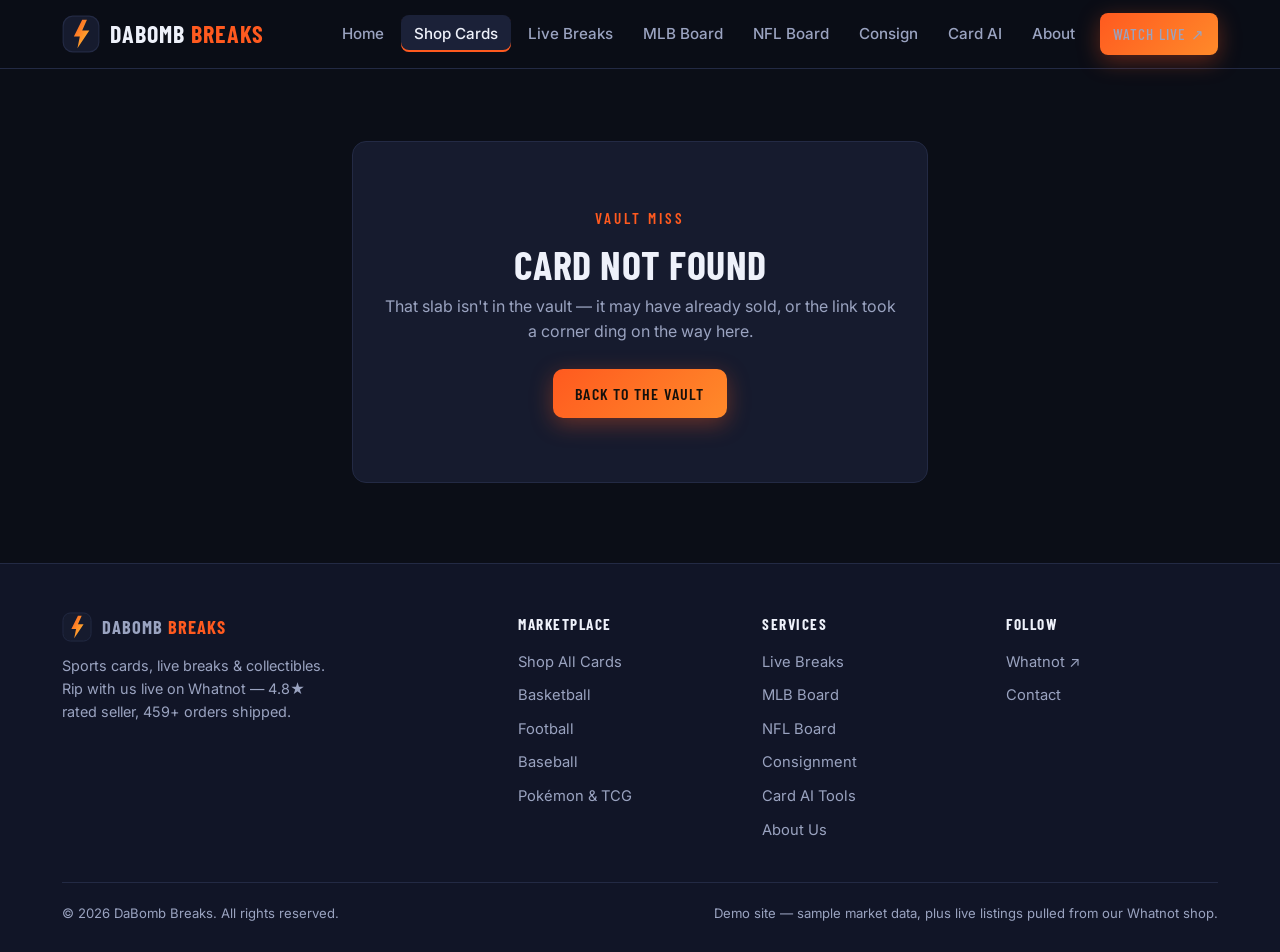
<file: card.html>
<!DOCTYPE html>
<html lang="en">
<head>
  <meta charset="UTF-8">
  <meta name="viewport" content="width=device-width, initial-scale=1.0">
  <title>Card Details | DaBomb Breaks — Sports Cards, Live Breaks &amp; Consignment</title>
  <meta name="description" content="Card details, live pricing, 12-month price history and recent comps for graded sports cards and Pokémon singles at DaBomb Breaks.">
  <link rel="canonical" href="https://drewbabbitt.github.io/dabomb-breaks/card.html">
  <meta property="og:type" content="website">
  <meta property="og:site_name" content="DaBomb Breaks">
  <meta property="og:title" content="Card Details | DaBomb Breaks">
  <meta property="og:description" content="Card details, live pricing, 12-month price history and recent comps for graded sports cards and Pokémon singles at DaBomb Breaks.">
  <meta property="og:url" content="https://drewbabbitt.github.io/dabomb-breaks/card.html">
  <meta name="twitter:card" content="summary_large_image">
  <link rel="icon" type="image/svg+xml" href="assets/logo.svg">
  <link rel="preconnect" href="https://fonts.googleapis.com">
  <link rel="preconnect" href="https://fonts.gstatic.com" crossorigin>
  <link href="https://fonts.googleapis.com/css2?family=Barlow+Condensed:wght@600;700&family=Inter:wght@400;500;600;700&display=swap" rel="stylesheet">
  <link rel="stylesheet" href="css/styles.css">
  <style>
    /* Card detail page only — everything else comes from styles.css */
    .sec-detail { padding: 36px 0 18px; }
    .sec-tight { padding: 30px 0 12px; }
    .sec-related { padding: 34px 0 30px; }
    .sec-notfound { padding: 72px 0 40px; }
    .crumbs { display: flex; gap: 10px; flex-wrap: wrap; font-size: .86rem; color: var(--muted); margin-bottom: 26px; }
    .crumbs a { color: var(--muted); }
    .crumbs a:hover { color: var(--blast-2); }
    .crumbs .sep { color: #3a4266; }
    .crumbs .here { color: var(--text); }
    .detail-cols { display: grid; grid-template-columns: minmax(280px, 420px) 1fr; gap: 36px; align-items: start; }
    @media (max-width: 900px) { .detail-cols { grid-template-columns: 1fr; } }
    .art-panel { padding: 18px; }
    .art-panel svg { width: 100%; height: auto; border-radius: 10px; }
    .art-note { font-size: .78rem; margin-top: 12px; text-align: center; }
    .detail-info h1 { font-size: clamp(2rem, 4.5vw, 2.9rem); }
    .setline { margin-top: 6px; font-size: 1rem; }
    .price-row { display: flex; align-items: baseline; gap: 14px; flex-wrap: wrap; margin-top: 20px; }
    .detail-price { font-family: var(--font-display); font-size: 2.8rem; font-weight: 700; letter-spacing: .5px; line-height: 1; }
    .lastcomp { font-size: .9rem; margin-top: 6px; }
    .cta-row { display: flex; gap: 12px; flex-wrap: wrap; margin-top: 22px; }
    .offer-box { margin-top: 16px; padding: 20px; }
    .offer-fields { display: flex; gap: 14px; flex-wrap: wrap; margin: 14px 0 16px; }
    .offer-fields .field { flex: 1; min-width: 190px; }
    .note { border: 1px solid; border-radius: var(--radius-sm); padding: 14px 18px; font-size: .92rem; line-height: 1.55; margin-top: 18px; }
    .note-purple { background: rgba(160, 107, 255, .09); border-color: rgba(160, 107, 255, .45); color: #cfb9ff; }
    .note-blue { background: rgba(77, 163, 255, .09); border-color: rgba(77, 163, 255, .4); color: #b3d4ff; }
    .hist-stats .stat-num { font-size: 1.7rem; }
    .hist-stats .stat-num.up { color: var(--green); }
    .hist-stats .stat-num.down { color: var(--red); }
  </style>
</head>
<body>

<header class="site-header">
  <div class="wrap nav">
    <a class="brand" href="index.html">
      <svg viewBox="0 0 64 64" xmlns="http://www.w3.org/2000/svg" aria-hidden="true"><defs><linearGradient id="hdrLg" x1="0" y1="0" x2="1" y2="1"><stop offset="0" stop-color="#ff5a1f"/><stop offset="1" stop-color="#ffc233"/></linearGradient></defs><rect x="2" y="2" width="60" height="60" rx="16" fill="#161b2e" stroke="#232a44" stroke-width="2"/><path d="M34 8 L20 36 L30 36 L26 56 L46 26 L34 26 L42 8 Z" fill="url(#hdrLg)"/></svg>
      <span class="brand-name">DaBomb <em>Breaks</em></span>
    </a>
    <button class="nav-toggle" aria-label="Toggle menu">☰</button>
    <ul class="nav-links">
      <li><a href="index.html">Home</a></li>
      <li><a href="shop.html">Shop Cards</a></li>
      <li><a href="breaks.html">Live Breaks</a></li>
      <li><a href="board/">MLB Board</a></li>
      <li><a href="board-nfl/">NFL Board</a></li>
      <li><a href="consign.html">Consign</a></li>
      <li><a href="ai.html">Card AI</a></li>
      <li><a href="about.html">About</a></li>
      <li class="nav-cta"><a class="btn btn-primary btn-sm" href="https://www.whatnot.com/user/dabomb_breaks" target="_blank" rel="noopener">Watch Live ↗</a></li>
    </ul>
  </div>
</header>

<main>

  <div id="detail-view" class="hidden">

    <section class="sec-detail">
      <div class="wrap">
        <nav class="crumbs" aria-label="Breadcrumb">
          <a href="index.html">Home</a><span class="sep">/</span>
          <a href="shop.html">Shop</a><span class="sep">/</span>
          <span class="here" id="crumb-name">Card</span>
        </nav>

        <div class="detail-cols">
          <div class="panel art-panel">
            <div id="c-art"></div>
            <p class="muted art-note" id="art-note">Generated preview — the live listing carries full slab photos, front and back.</p>
          </div>

          <div class="detail-info">
            <h1 id="c-name">Card</h1>
            <p class="muted setline" id="c-setline"></p>
            <div class="tag-row mt-2" id="c-badges"></div>

            <div class="price-row">
              <span class="detail-price" id="c-price"></span>
              <span id="c-trend"></span>
            </div>
            <p class="muted lastcomp" id="c-lastcomp"></p>

            <div class="cta-row">
              <a class="btn btn-primary" id="buy-btn" href="https://www.whatnot.com/user/dabomb_breaks" target="_blank" rel="noopener">Buy on Whatnot ↗</a>
              <button type="button" class="btn btn-ghost" id="offer-btn">Make an Offer</button>
              <a class="btn btn-gold" href="consign.html">Consign One Like This</a>
            </div>

            <div class="panel hidden offer-box" id="offer-box">
              <form id="offer-form">
                <h3 style="font-size:1.05rem">Shoot Your Shot</h3>
                <p class="muted" style="font-size:.88rem;margin-top:4px">Every serious offer gets a reply within 24 hours. Lowballs get a chuckle — then a reply anyway.</p>
                <div class="offer-fields">
                  <label class="field">Your email
                    <input class="input" type="email" id="offer-email" placeholder="you@example.com" required>
                  </label>
                  <label class="field">Your offer (USD)
                    <input class="input" type="number" id="offer-amount" min="1" step="0.01" placeholder="e.g. 500" required>
                  </label>
                </div>
                <div class="tag-row">
                  <button class="btn btn-primary btn-sm" type="submit">Send Offer</button>
                  <button class="btn btn-ghost btn-sm" type="button" id="offer-cancel">Never Mind</button>
                </div>
              </form>
              <div class="hidden" id="offer-done">
                <h3 class="up" style="font-size:1.05rem">Offer Received</h3>
                <p class="muted" style="margin-top:6px" id="offer-done-text"></p>
              </div>
            </div>

            <div id="own-note"></div>
          </div>
        </div>
      </div>
    </section>

    <section class="sec-tight">
      <div class="wrap">
        <h2>12-Month Price History</h2>
        <div class="panel mt-3" id="chart-box"></div>
        <div class="stat-bar hist-stats mt-2">
          <div class="stat"><div class="stat-num" id="stat-low"></div><div class="stat-label">12-Mo Low</div></div>
          <div class="stat"><div class="stat-num" id="stat-high"></div><div class="stat-label">12-Mo High</div></div>
          <div class="stat"><div class="stat-num" id="stat-trend"></div><div class="stat-label">30-Day Trend</div></div>
        </div>
      </div>
    </section>

    <section class="sec-tight">
      <div class="wrap">
        <h2>Recent Comps</h2>
        <p class="muted" style="font-size:.9rem;margin-top:6px">Latest recorded sales for this card in this grade — the numbers behind the price tag.</p>
        <div class="table-wrap mt-3">
          <table class="data">
            <thead><tr><th>Date</th><th>Source</th><th>Grade</th><th>Sale Price</th></tr></thead>
            <tbody id="comps-body"></tbody>
          </table>
        </div>
      </div>
    </section>

    <section class="sec-related hidden" id="related-section">
      <div class="wrap">
        <div class="section-head">
          <h2 id="related-title">More From The Vault</h2>
          <a id="related-link" href="shop.html">View all →</a>
        </div>
        <div class="grid grid-4" id="related-grid"></div>
      </div>
    </section>

  </div>

  <section id="not-found" class="hidden sec-notfound">
    <div class="wrap" style="max-width:620px">
      <div class="panel center" style="padding:64px 28px">
        <span class="kicker">Vault Miss</span>
        <h2 style="margin:10px 0 8px">Card Not Found</h2>
        <p class="muted">That slab isn't in the vault — it may have already sold, or the link took a corner ding on the way here.</p>
        <a class="btn btn-primary mt-3" href="shop.html">Back to the Vault</a>
      </div>
    </div>
  </section>

</main>

<footer class="site-footer">
  <div class="wrap">
    <div class="footer-grid">
      <div>
        <a class="brand" href="index.html" style="margin-bottom:12px">
          <svg viewBox="0 0 64 64" xmlns="http://www.w3.org/2000/svg" aria-hidden="true" style="width:30px;height:30px"><defs><linearGradient id="ftrLg" x1="0" y1="0" x2="1" y2="1"><stop offset="0" stop-color="#ff5a1f"/><stop offset="1" stop-color="#ffc233"/></linearGradient></defs><rect x="2" y="2" width="60" height="60" rx="16" fill="#161b2e" stroke="#232a44" stroke-width="2"/><path d="M34 8 L20 36 L30 36 L26 56 L46 26 L34 26 L42 8 Z" fill="url(#ftrLg)"/></svg>
          <span class="brand-name" style="font-size:1.15rem">DaBomb <em>Breaks</em></span>
        </a>
        <p class="muted" style="font-size:.9rem;max-width:280px">Sports cards, live breaks &amp; collectibles. Rip with us live on Whatnot — 4.8★ rated seller, 459+ orders shipped.</p>
      </div>
      <div>
        <h4>Marketplace</h4>
        <ul>
          <li><a href="shop.html">Shop All Cards</a></li>
          <li><a href="shop.html?sport=Basketball">Basketball</a></li>
          <li><a href="shop.html?sport=Football">Football</a></li>
          <li><a href="shop.html?sport=Baseball">Baseball</a></li>
          <li><a href="shop.html?sport=Pok%C3%A9mon">Pokémon &amp; TCG</a></li>
        </ul>
      </div>
      <div>
        <h4>Services</h4>
        <ul>
          <li><a href="breaks.html">Live Breaks</a></li>
      <li><a href="board/">MLB Board</a></li>
      <li><a href="board-nfl/">NFL Board</a></li>
          <li><a href="consign.html">Consignment</a></li>
          <li><a href="ai.html">Card AI Tools</a></li>
          <li><a href="about.html">About Us</a></li>
        </ul>
      </div>
      <div>
        <h4>Follow</h4>
        <ul>
          <li><a href="https://www.whatnot.com/user/dabomb_breaks" target="_blank" rel="noopener">Whatnot ↗</a></li>
          <li><a href="about.html#contact">Contact</a></li>
        </ul>
      </div>
    </div>
    <div class="footer-note">
      <span>© <span data-year>2026</span> DaBomb Breaks. All rights reserved.</span>
      <span>Demo site — sample market data, plus live listings pulled from our Whatnot shop.</span>
    </div>
  </div>
</footer>

<script src="js/inventory-data.js"></script>
<script src="js/app.js"></script>
<script>
/* Card detail page — reads ?id=, renders from INVENTORY. Safe when data is absent. */
(function () {
  var id = getParam("id");
  var card = findCard(id || "");
  var detailEl = document.getElementById("detail-view");
  var notFoundEl = document.getElementById("not-found");

  /* Graceful fallback: unknown id, missing ?id=, or empty/absent inventory */
  if (!card) {
    notFoundEl.classList.remove("hidden");
    return;
  }
  detailEl.classList.remove("hidden");

  if (card.name == null) card.name = "Mystery Card";
  var name = card.name;
  var sport = card.sport || "";
  var yearSet = ((card.year != null ? card.year + " " : "") + (card.set || "")).trim();
  var lineParts = [];
  if (yearSet) lineParts.push(yearSet);
  if (card.parallel) lineParts.push(card.parallel);
  if (card.cardNumber) lineParts.push(card.cardNumber);
  var setLine = lineParts.join(" · ");

  /* --- Head: dynamic title, meta description, Product JSON-LD --- */
  var fullName = [name, card.year, card.set, card.parallel]
    .filter(function (v) { return v != null && v !== ""; }).join(" ");
  document.title = fullName + " | DaBomb Breaks";
  var desc = (card.grade ? card.grade + " " : "") + fullName + " — " + fmtMoney(card.price || 0)
    + " at DaBomb Breaks. 12-month price history, recent comps, verified grading, fast shipping.";
  var metaDesc = document.querySelector('meta[name="description"]');
  if (metaDesc) metaDesc.setAttribute("content", desc);
  var ld = {
    "@context": "https://schema.org",
    "@type": "Product",
    "name": fullName,
    "sku": card.id,
    "description": desc,
    "brand": card.set || "DaBomb Breaks",
    "category": (sport ? sport + " " : "") + "Trading Card",
    "offers": {
      "@type": "Offer",
      "priceCurrency": "USD",
      "price": String(card.price != null ? card.price : 0),
      "availability": "https://schema.org/InStock",
      "url": "https://drewbabbitt.github.io/dabomb-breaks/card.html?id=" + encodeURIComponent(card.id),
      "seller": { "@type": "Organization", "name": "DaBomb Breaks" }
    }
  };
  var ldTag = document.createElement("script");
  ldTag.type = "application/ld+json";
  ldTag.textContent = JSON.stringify(ld);
  document.head.appendChild(ldTag);

  /* --- Top panel --- */
  document.getElementById("crumb-name").textContent = name;
  var artEl = document.getElementById("c-art");
  if (card.image) {
    artEl.innerHTML = '<img class="card-photo" src="' + escHTML(card.imageHd || card.image) + '" alt="' + escHTML(name) + '">'
      + '<div class="hidden">' + cardArtSVG(card) + '</div>';
    var photoEl = artEl.querySelector("img");
    photoEl.addEventListener("error", function () {
      photoEl.classList.add("hidden");
      artEl.lastElementChild.classList.remove("hidden");
    });
    var artNote = document.getElementById("art-note");
    if (artNote) artNote.textContent = "Actual listing photo — this card is live in our Whatnot shop right now.";
  } else {
    artEl.innerHTML = cardArtSVG(card);
  }
  document.getElementById("c-name").textContent = name;
  document.getElementById("c-setline").textContent = setLine;

  var gradeBadge = (card.grade && card.grade !== "Raw")
    ? '<span class="badge badge-grade">' + escHTML(card.grade) + '</span>'
    : '<span class="badge badge-raw">Raw</span>';
  var statusBadge = (card.status === "consigned")
    ? '<span class="badge badge-consigned">Consigned</span>'
    : '<span class="badge badge-owned">In-House</span>';
  if (card.whatnot) statusBadge = '<span class="badge badge-live">On Whatnot Now</span>';
  if (card.whatnotUrl) document.getElementById("buy-btn").setAttribute("href", card.whatnotUrl);
  var sportChip = sport
    ? '<a class="chip" href="shop.html?sport=' + encodeURIComponent(sport) + '">' + escHTML(sport) + '</a>'
    : '';
  document.getElementById("c-badges").innerHTML = gradeBadge + statusBadge + sportChip;

  document.getElementById("c-price").textContent = fmtMoney(card.price || 0);
  document.getElementById("c-trend").innerHTML = fmtTrend(card.trend || 0);
  document.getElementById("c-lastcomp").textContent =
    "Last comp: " + fmtMoney(card.lastComp != null ? card.lastComp : (card.price || 0));

  var noteEl = document.getElementById("own-note");
  if (card.status === "consigned") {
    noteEl.className = "note note-purple";
    noteEl.innerHTML = "<strong>Consigned item</strong> — held &amp; sold on behalf of consignor "
      + escHTML(card.consignor || "on record") + ". Ownership transfers at sale.";
  } else if (card.whatnot) {
    noteEl.className = "note note-blue";
    noteEl.innerHTML = "<strong>Live listing</strong> — this exact card is for sale in our Whatnot shop right now. Owned and shipped by DaBomb Breaks, ~2-day average ship.";
  } else {
    noteEl.className = "note note-blue";
    noteEl.innerHTML = "<strong>In-house inventory</strong> — owned and shipped by DaBomb Breaks.";
  }

  /* --- 12-month price history --- */
  var hist = (Array.isArray(card.priceHistory) && card.priceHistory.length >= 2)
    ? card.priceHistory.slice()
    : [Number(card.price) || 0, Number(card.price) || 0];
  document.getElementById("chart-box").innerHTML = priceChartSVG(hist);
  var lo = Math.min.apply(null, hist);
  var hi = Math.max.apply(null, hist);
  document.getElementById("stat-low").textContent = fmtMoney(lo);
  document.getElementById("stat-high").textContent = fmtMoney(hi);
  var t = Number(card.trend) || 0;
  var trendStat = document.getElementById("stat-trend");
  trendStat.textContent = (t >= 0 ? "▲ " : "▼ ") + Math.abs(t).toFixed(1) + "%";
  trendStat.classList.add(t >= 0 ? "up" : "down");

  /* --- Recent comps: 5 plausible rows derived from the tail of priceHistory --- */
  var srcNames = ["eBay sale", "Whatnot live", "Marketplace sale", "eBay sale", "Whatnot live"];
  var dayBack = [5, 16, 29, 44, 62];
  var wiggle = [1.014, 0.982, 1.027, 0.965, 1.008];
  var vals = hist.slice(-5);
  while (vals.length < 5) { vals.unshift(vals[0]); }
  var rowsHTML = "";
  for (var i = 0; i < 5; i++) {
    var when = new Date();
    when.setDate(when.getDate() - dayBack[i]);
    var dateStr = when.toLocaleDateString("en-US", { month: "short", day: "numeric", year: "numeric" });
    var salePrice = Math.round((Number(vals[vals.length - 1 - i]) || 0) * wiggle[i]);
    rowsHTML += "<tr><td>" + escHTML(dateStr) + "</td><td>" + srcNames[i] + "</td><td>"
      + escHTML(card.grade || "Raw") + "</td><td><strong>" + fmtMoney(salePrice) + "</strong></td></tr>";
  }
  document.getElementById("comps-body").innerHTML = rowsHTML;

  /* --- Related: up to 4 more from the same sport --- */
  var related = getInventory().filter(function (c) {
    return c && c.sport === card.sport && c.id !== card.id;
  }).slice(0, 4);
  if (related.length) {
    document.getElementById("related-title").textContent = "More " + (sport || "From The Vault");
    var rl = document.getElementById("related-link");
    rl.setAttribute("href", "shop.html?sport=" + encodeURIComponent(sport));
    rl.textContent = "View all " + (sport || "cards") + " →";
    document.getElementById("related-grid").innerHTML =
      related.map(function (c) { return cardTileHTML(c); }).join("");
    document.getElementById("related-section").classList.remove("hidden");
  }

  /* --- Make an Offer (mock, no backend) --- */
  var offerBtn = document.getElementById("offer-btn");
  var offerBox = document.getElementById("offer-box");
  var offerForm = document.getElementById("offer-form");
  var offerDone = document.getElementById("offer-done");
  var offerEmail = document.getElementById("offer-email");
  var offerAmount = document.getElementById("offer-amount");
  offerAmount.setAttribute("placeholder", "e.g. " + Math.max(1, Math.round((card.price || 100) * 0.9)));
  offerBtn.addEventListener("click", function () {
    offerBox.classList.remove("hidden");
    offerBtn.classList.add("hidden");
    offerEmail.focus();
  });
  document.getElementById("offer-cancel").addEventListener("click", function () {
    offerBox.classList.add("hidden");
    offerBtn.classList.remove("hidden");
  });
  offerForm.addEventListener("submit", function (e) {
    e.preventDefault();
    var email = offerEmail.value.trim();
    var amt = parseFloat(offerAmount.value);
    if (!email || !(amt > 0)) { return; }
    offerForm.classList.add("hidden");
    offerDone.classList.remove("hidden");
    document.getElementById("offer-done-text").innerHTML =
      "Your <strong>" + fmtMoney(amt) + "</strong> offer on " + escHTML(name)
      + " is in the queue. We'll hit <strong>" + escHTML(email) + "</strong> within 24 hours — watch your inbox.";
  });
})();
</script>
</body>
</html>
</file>
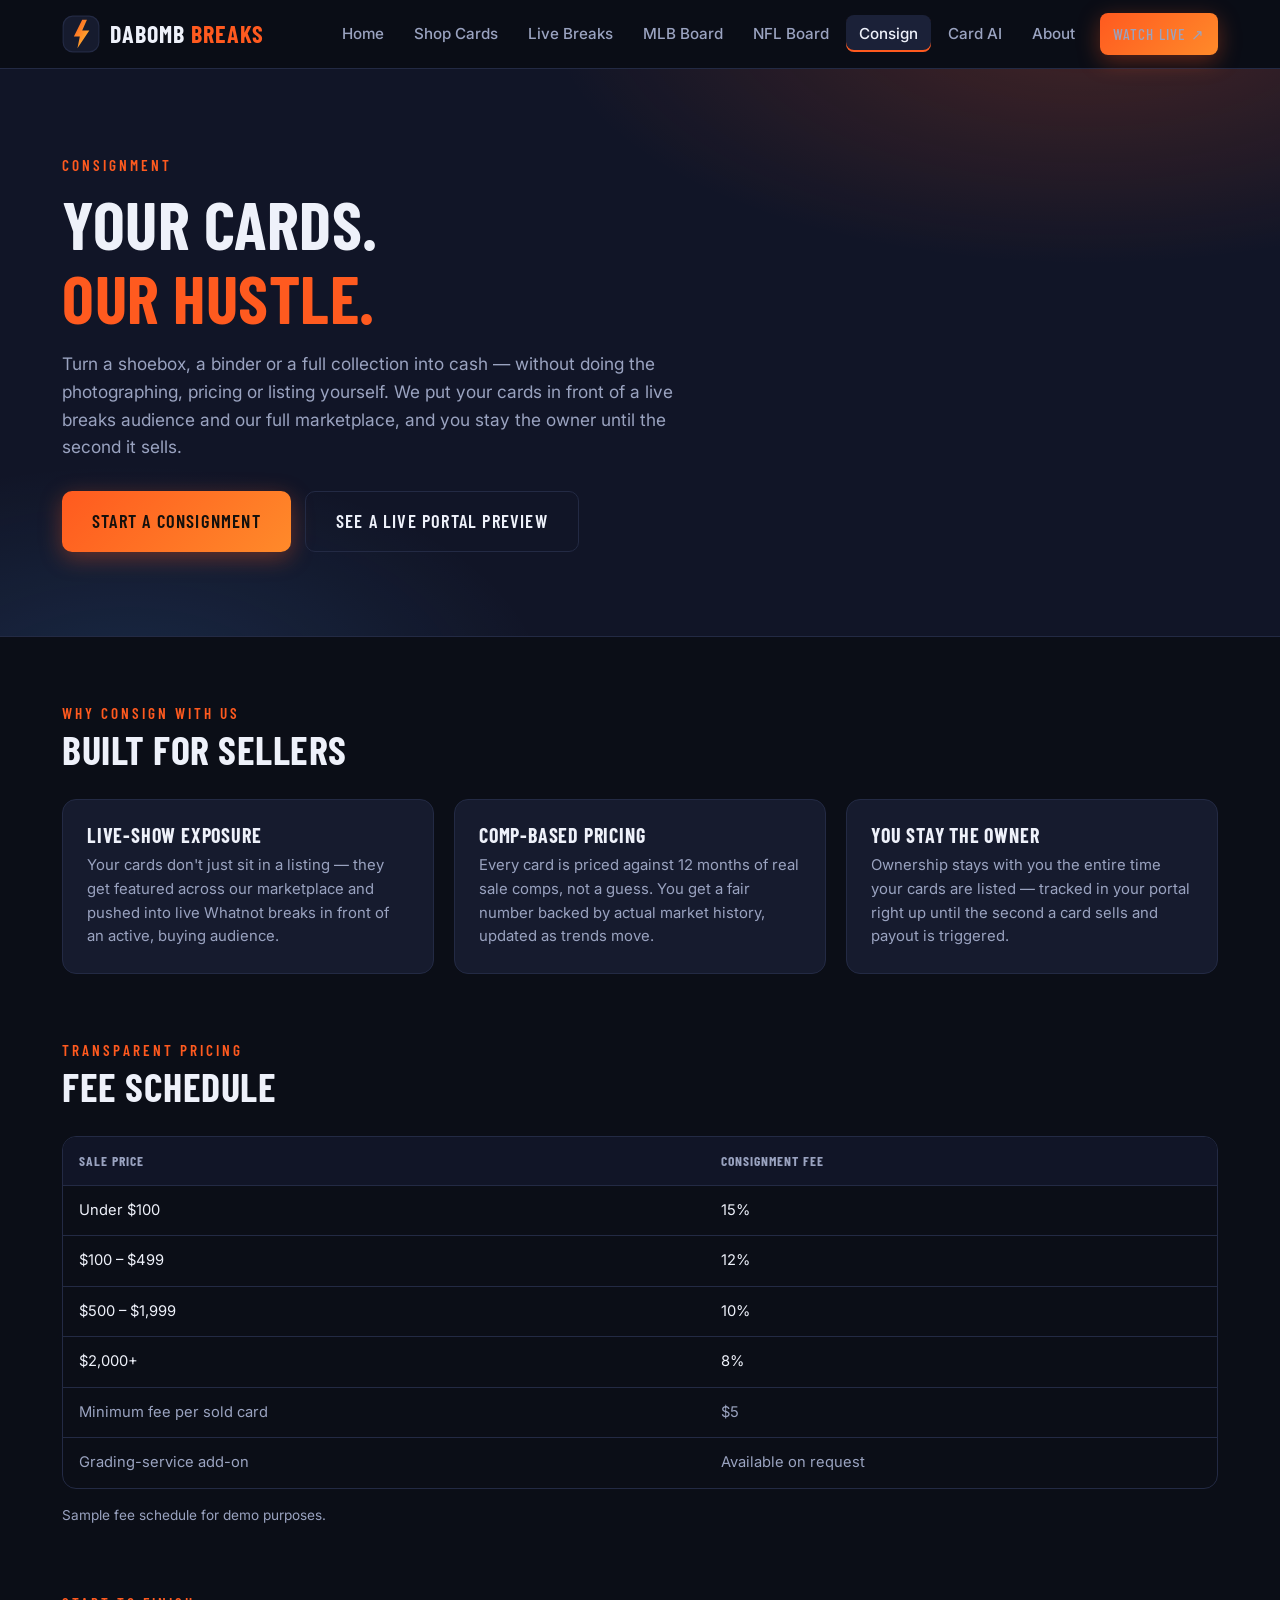
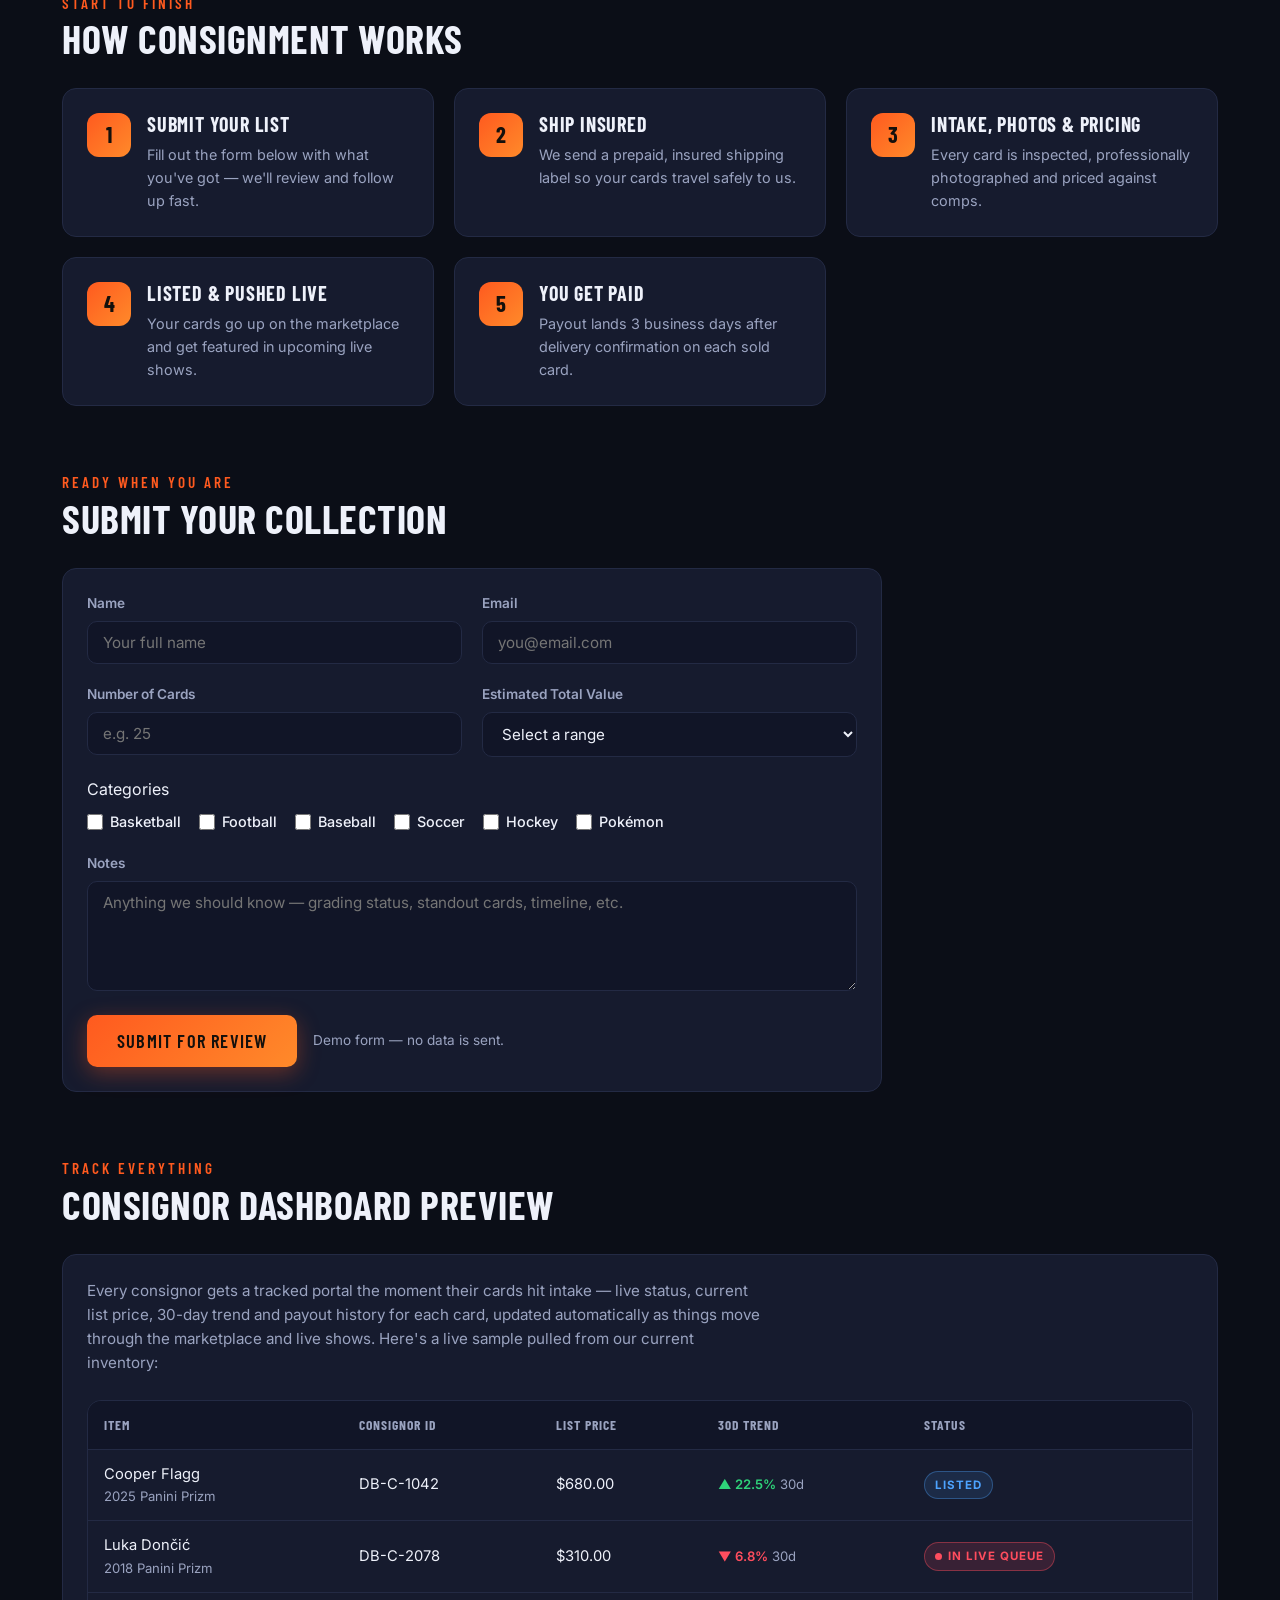
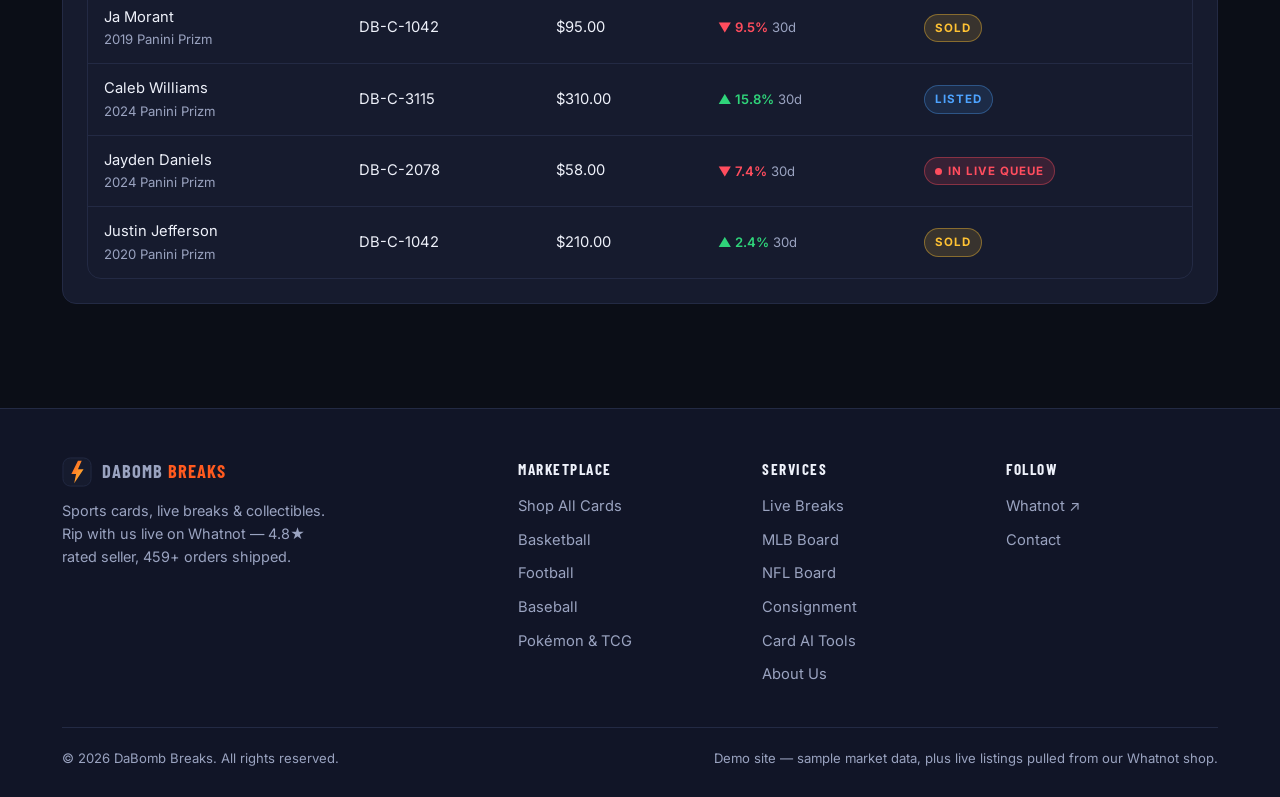
<file: consign.html>
<!DOCTYPE html>
<html lang="en">
<head>
  <meta charset="UTF-8">
  <meta name="viewport" content="width=device-width, initial-scale=1.0">
  <title>Consign Your Cards | DaBomb Breaks — Sports Cards, Live Breaks &amp; Consignment</title>
  <meta name="description" content="Sell your sports cards through DaBomb Breaks consignment — comp-based pricing, live-show exposure, transparent fees and fast payouts. You stay the owner until it sells.">
  <link rel="canonical" href="https://drewbabbitt.github.io/dabomb-breaks/consign.html">
  <meta property="og:type" content="website">
  <meta property="og:site_name" content="DaBomb Breaks">
  <meta property="og:title" content="Consign Your Cards | DaBomb Breaks">
  <meta property="og:description" content="Sell your sports cards through DaBomb Breaks consignment — comp-based pricing, live-show exposure, transparent fees and fast payouts. You stay the owner until it sells.">
  <meta property="og:url" content="https://drewbabbitt.github.io/dabomb-breaks/consign.html">
  <meta name="twitter:card" content="summary_large_image">
  <link rel="icon" type="image/svg+xml" href="assets/logo.svg">
  <link rel="preconnect" href="https://fonts.googleapis.com">
  <link rel="preconnect" href="https://fonts.gstatic.com" crossorigin>
  <link href="https://fonts.googleapis.com/css2?family=Barlow+Condensed:wght@600;700&family=Inter:wght@400;500;600;700&display=swap" rel="stylesheet">
  <link rel="stylesheet" href="css/styles.css">
  <script type="application/ld+json">
  {
    "@context": "https://schema.org",
    "@type": "Service",
    "serviceType": "Sports card consignment",
    "name": "DaBomb Breaks Consignment",
    "description": "Consign sports cards and TCG singles for comp-based pricing, live-show exposure across Whatnot breaks, and transparent-fee payouts.",
    "provider": {
      "@type": "Organization",
      "name": "DaBomb Breaks",
      "url": "https://drewbabbitt.github.io/dabomb-breaks/",
      "sameAs": ["https://www.whatnot.com/user/dabomb_breaks"],
      "aggregateRating": { "@type": "AggregateRating", "ratingValue": "4.8", "reviewCount": "37" }
    },
    "areaServed": "US",
    "url": "https://drewbabbitt.github.io/dabomb-breaks/consign.html"
  }
  </script>
  <style>
    #consignSuccess { display: none; }
    .checkbox-row { display: flex; flex-wrap: wrap; gap: 10px 18px; }
    .checkbox-item { display: flex; align-items: center; gap: 7px; font-size: .9rem; color: var(--text); font-weight: 500; }
    .checkbox-item input { accent-color: var(--blast); width: 16px; height: 16px; cursor: pointer; }
    .full-span { grid-column: 1 / -1; }
  </style>
</head>
<body>

<header class="site-header">
  <div class="wrap nav">
    <a class="brand" href="index.html">
      <svg viewBox="0 0 64 64" xmlns="http://www.w3.org/2000/svg" aria-hidden="true"><defs><linearGradient id="hdrLg" x1="0" y1="0" x2="1" y2="1"><stop offset="0" stop-color="#ff5a1f"/><stop offset="1" stop-color="#ffc233"/></linearGradient></defs><rect x="2" y="2" width="60" height="60" rx="16" fill="#161b2e" stroke="#232a44" stroke-width="2"/><path d="M34 8 L20 36 L30 36 L26 56 L46 26 L34 26 L42 8 Z" fill="url(#hdrLg)"/></svg>
      <span class="brand-name">DaBomb <em>Breaks</em></span>
    </a>
    <button class="nav-toggle" aria-label="Toggle menu">☰</button>
    <ul class="nav-links">
      <li><a href="index.html">Home</a></li>
      <li><a href="shop.html">Shop Cards</a></li>
      <li><a href="breaks.html">Live Breaks</a></li>
      <li><a href="board/">MLB Board</a></li>
      <li><a href="board-nfl/">NFL Board</a></li>
      <li><a href="consign.html">Consign</a></li>
      <li><a href="ai.html">Card AI</a></li>
      <li><a href="about.html">About</a></li>
      <li class="nav-cta"><a class="btn btn-primary btn-sm" href="https://www.whatnot.com/user/dabomb_breaks" target="_blank" rel="noopener">Watch Live ↗</a></li>
    </ul>
  </div>
</header>

<main>

  <!-- HERO -->
  <div class="hero">
    <div class="wrap">
      <span class="kicker">Consignment</span>
      <h1 class="mt-1">Your Cards.<br><em>Our Hustle.</em></h1>
      <p class="lead mt-2">Turn a shoebox, a binder or a full collection into cash — without doing the photographing, pricing or listing yourself. We put your cards in front of a live breaks audience and our full marketplace, and you stay the owner until the second it sells.</p>
      <div class="hero-actions">
        <a class="btn btn-primary btn-lg" href="#submit">Start a Consignment</a>
        <a class="btn btn-ghost btn-lg" href="#dashboard">See a Live Portal Preview</a>
      </div>
    </div>
  </div>

  <!-- VALUE PROPS -->
  <section>
    <div class="wrap">
      <div class="section-head"><div><span class="kicker">Why Consign With Us</span><h2>Built for Sellers</h2></div></div>
      <div class="grid grid-3">
        <div class="panel panel-hover">
          <h3>Live-Show Exposure</h3>
          <p class="muted mt-1" style="font-size:.93rem">Your cards don't just sit in a listing — they get featured across our marketplace and pushed into live Whatnot breaks in front of an active, buying audience.</p>
        </div>
        <div class="panel panel-hover">
          <h3>Comp-Based Pricing</h3>
          <p class="muted mt-1" style="font-size:.93rem">Every card is priced against 12 months of real sale comps, not a guess. You get a fair number backed by actual market history, updated as trends move.</p>
        </div>
        <div class="panel panel-hover">
          <h3>You Stay the Owner</h3>
          <p class="muted mt-1" style="font-size:.93rem">Ownership stays with you the entire time your cards are listed — tracked in your portal right up until the second a card sells and payout is triggered.</p>
        </div>
      </div>
    </div>
  </section>

  <!-- FEE SCHEDULE -->
  <section style="padding-top:0">
    <div class="wrap">
      <div class="section-head"><div><span class="kicker">Transparent Pricing</span><h2>Fee Schedule</h2></div></div>
      <div class="table-wrap">
        <table class="data">
          <thead>
            <tr>
              <th>Sale Price</th>
              <th>Consignment Fee</th>
            </tr>
          </thead>
          <tbody>
            <tr><td>Under $100</td><td>15%</td></tr>
            <tr><td>$100 – $499</td><td>12%</td></tr>
            <tr><td>$500 – $1,999</td><td>10%</td></tr>
            <tr><td>$2,000+</td><td>8%</td></tr>
            <tr><td class="muted">Minimum fee per sold card</td><td class="muted">$5</td></tr>
            <tr><td class="muted">Grading-service add-on</td><td class="muted">Available on request</td></tr>
          </tbody>
        </table>
      </div>
      <p class="muted mt-2" style="font-size:.85rem">Sample fee schedule for demo purposes.</p>
    </div>
  </section>

  <!-- HOW IT WORKS -->
  <section style="padding-top:0">
    <div class="wrap">
      <div class="section-head"><div><span class="kicker">Start to Finish</span><h2>How Consignment Works</h2></div></div>
      <div class="grid grid-3">
        <div class="panel panel-hover">
          <div class="step"><div class="step-num">1</div><div><h3>Submit Your List</h3><p class="muted mt-1" style="font-size:.9rem">Fill out the form below with what you've got — we'll review and follow up fast.</p></div></div>
        </div>
        <div class="panel panel-hover">
          <div class="step"><div class="step-num">2</div><div><h3>Ship Insured</h3><p class="muted mt-1" style="font-size:.9rem">We send a prepaid, insured shipping label so your cards travel safely to us.</p></div></div>
        </div>
        <div class="panel panel-hover">
          <div class="step"><div class="step-num">3</div><div><h3>Intake, Photos &amp; Pricing</h3><p class="muted mt-1" style="font-size:.9rem">Every card is inspected, professionally photographed and priced against comps.</p></div></div>
        </div>
        <div class="panel panel-hover">
          <div class="step"><div class="step-num">4</div><div><h3>Listed &amp; Pushed Live</h3><p class="muted mt-1" style="font-size:.9rem">Your cards go up on the marketplace and get featured in upcoming live shows.</p></div></div>
        </div>
        <div class="panel panel-hover">
          <div class="step"><div class="step-num">5</div><div><h3>You Get Paid</h3><p class="muted mt-1" style="font-size:.9rem">Payout lands 3 business days after delivery confirmation on each sold card.</p></div></div>
        </div>
      </div>
    </div>
  </section>

  <!-- SUBMISSION FORM -->
  <section id="submit" style="padding-top:0">
    <div class="wrap">
      <div class="section-head"><div><span class="kicker">Ready When You Are</span><h2>Submit Your Collection</h2></div></div>
      <div class="panel" style="max-width:820px">
        <form id="consignForm">
          <div class="grid grid-2">
            <label class="field">Name
              <input class="input" type="text" name="name" placeholder="Your full name" required>
            </label>
            <label class="field">Email
              <input class="input" type="email" name="email" placeholder="you@email.com" required>
            </label>
            <label class="field">Number of Cards
              <input class="input" type="number" name="cardCount" min="1" placeholder="e.g. 25" required>
            </label>
            <label class="field">Estimated Total Value
              <select class="input" name="estValue" required>
                <option value="" disabled selected>Select a range</option>
                <option value="under-250">Under $250</option>
                <option value="250-1000">$250 – $1,000</option>
                <option value="1000-5000">$1,000 – $5,000</option>
                <option value="5000-plus">$5,000+</option>
              </select>
            </label>
            <div class="field full-span">
              Categories
              <div class="checkbox-row mt-1">
                <label class="checkbox-item"><input type="checkbox" name="categories" value="Basketball"> Basketball</label>
                <label class="checkbox-item"><input type="checkbox" name="categories" value="Football"> Football</label>
                <label class="checkbox-item"><input type="checkbox" name="categories" value="Baseball"> Baseball</label>
                <label class="checkbox-item"><input type="checkbox" name="categories" value="Soccer"> Soccer</label>
                <label class="checkbox-item"><input type="checkbox" name="categories" value="Hockey"> Hockey</label>
                <label class="checkbox-item"><input type="checkbox" name="categories" value="Pokémon"> Pokémon</label>
              </div>
            </div>
            <label class="field full-span">Notes
              <textarea class="input" name="notes" rows="4" placeholder="Anything we should know — grading status, standout cards, timeline, etc."></textarea>
            </label>
          </div>
          <div class="mt-3" style="display:flex;align-items:center;gap:16px;flex-wrap:wrap">
            <button class="btn btn-primary btn-lg" type="submit">Submit for Review</button>
            <span class="muted" style="font-size:.85rem">Demo form — no data is sent.</span>
          </div>
        </form>
        <div id="consignSuccess">
          <span class="badge badge-live" style="background:rgba(47,212,122,.15);color:var(--green);border-color:rgba(47,212,122,.4)">Received</span>
          <h3 class="mt-2">Submission received — we'll email your prepaid label within 1 business day.</h3>
          <p class="muted mt-1" style="font-size:.93rem">Demo form — no data is sent.</p>
        </div>
      </div>
    </div>
  </section>

  <!-- DASHBOARD PREVIEW -->
  <section id="dashboard" style="padding-top:0">
    <div class="wrap">
      <div class="section-head"><div><span class="kicker">Track Everything</span><h2>Consignor Dashboard Preview</h2></div></div>
      <div class="panel">
        <p class="muted" style="font-size:.95rem;max-width:680px">Every consignor gets a tracked portal the moment their cards hit intake — live status, current list price, 30-day trend and payout history for each card, updated automatically as things move through the marketplace and live shows. Here's a live sample pulled from our current inventory:</p>
        <div class="table-wrap mt-3">
          <table class="data">
            <thead>
              <tr>
                <th>Item</th>
                <th>Consignor ID</th>
                <th>List Price</th>
                <th>30d Trend</th>
                <th>Status</th>
              </tr>
            </thead>
            <tbody id="consignRows">
              <tr><td colspan="5" class="muted">Sample consignments load with the demo inventory.</td></tr>
            </tbody>
          </table>
        </div>
      </div>
    </div>
  </section>

</main>

<footer class="site-footer">
  <div class="wrap">
    <div class="footer-grid">
      <div>
        <a class="brand" href="index.html" style="margin-bottom:12px">
          <svg viewBox="0 0 64 64" xmlns="http://www.w3.org/2000/svg" aria-hidden="true" style="width:30px;height:30px"><defs><linearGradient id="ftrLg" x1="0" y1="0" x2="1" y2="1"><stop offset="0" stop-color="#ff5a1f"/><stop offset="1" stop-color="#ffc233"/></linearGradient></defs><rect x="2" y="2" width="60" height="60" rx="16" fill="#161b2e" stroke="#232a44" stroke-width="2"/><path d="M34 8 L20 36 L30 36 L26 56 L46 26 L34 26 L42 8 Z" fill="url(#ftrLg)"/></svg>
          <span class="brand-name" style="font-size:1.15rem">DaBomb <em>Breaks</em></span>
        </a>
        <p class="muted" style="font-size:.9rem;max-width:280px">Sports cards, live breaks &amp; collectibles. Rip with us live on Whatnot — 4.8★ rated seller, 459+ orders shipped.</p>
      </div>
      <div>
        <h4>Marketplace</h4>
        <ul>
          <li><a href="shop.html">Shop All Cards</a></li>
          <li><a href="shop.html?sport=Basketball">Basketball</a></li>
          <li><a href="shop.html?sport=Football">Football</a></li>
          <li><a href="shop.html?sport=Baseball">Baseball</a></li>
          <li><a href="shop.html?sport=Pok%C3%A9mon">Pokémon &amp; TCG</a></li>
        </ul>
      </div>
      <div>
        <h4>Services</h4>
        <ul>
          <li><a href="breaks.html">Live Breaks</a></li>
      <li><a href="board/">MLB Board</a></li>
      <li><a href="board-nfl/">NFL Board</a></li>
          <li><a href="consign.html">Consignment</a></li>
          <li><a href="ai.html">Card AI Tools</a></li>
          <li><a href="about.html">About Us</a></li>
        </ul>
      </div>
      <div>
        <h4>Follow</h4>
        <ul>
          <li><a href="https://www.whatnot.com/user/dabomb_breaks" target="_blank" rel="noopener">Whatnot ↗</a></li>
          <li><a href="about.html#contact">Contact</a></li>
        </ul>
      </div>
    </div>
    <div class="footer-note">
      <span>© <span data-year>2026</span> DaBomb Breaks. All rights reserved.</span>
      <span>Demo site — sample market data, plus live listings pulled from our Whatnot shop.</span>
    </div>
  </div>
</footer>

<script src="js/inventory-data.js"></script>
<script src="js/app.js"></script>
<script>
document.addEventListener("DOMContentLoaded", function () {
  /* Mock consignment submission */
  var form = document.getElementById("consignForm");
  var success = document.getElementById("consignSuccess");
  if (form && success) {
    form.addEventListener("submit", function (e) {
      e.preventDefault();
      form.style.display = "none";
      success.style.display = "block";
    });
  }

  /* Consignor dashboard preview, sourced from shared inventory */
  var rowsEl = document.getElementById("consignRows");
  if (rowsEl) {
    var statuses = ["Listed", "In Live Queue", "Sold"];
    var statusBadge = {
      "Listed": '<span class="badge badge-owned">Listed</span>',
      "In Live Queue": '<span class="badge badge-live">In Live Queue</span>',
      "Sold": '<span class="badge badge-grade">Sold</span>'
    };
    var consigned = getInventory().filter(function (c) { return c.status === "consigned"; }).slice(0, 6);

    if (consigned.length) {
      rowsEl.innerHTML = consigned.map(function (c, i) {
        var status = statuses[i % statuses.length];
        var itemLine = escHTML(c.name) + '<div class="muted" style="font-size:.82rem">' + escHTML((c.year || "") + " " + (c.set || "")) + "</div>";
        var trend = fmtTrend(c.trend || 0);
        return "<tr>"
          + "<td>" + itemLine + "</td>"
          + "<td>" + escHTML(c.consignor || "—") + "</td>"
          + "<td>" + fmtMoney(c.price) + "</td>"
          + "<td>" + trend + "</td>"
          + "<td>" + statusBadge[status] + "</td>"
          + "</tr>";
      }).join("");
    }
    /* else: leave the static "Sample consignments load with the demo inventory." fallback row in place */
  }
});
</script>
</body>
</html>
</file>
<file: css/styles.css>
/* ==========================================================================
   DaBomb Breaks — Design System v1.0
   Dark "blast" theme. Original design for DaBomb Breaks (Spark Alliance build).
   ========================================================================== */

:root {
  --bg: #0b0e17;
  --bg-2: #111527;
  --panel: #161b2e;
  --panel-2: #1b2138;
  --line: #232a44;
  --text: #eef1fa;
  --muted: #9aa3c0;
  --blast: #ff5a1f;
  --blast-2: #ff7a3d;
  --gold: #ffc233;
  --green: #2fd47a;
  --red: #ff4d5e;
  --blue: #4da3ff;
  --purple: #a06bff;
  --radius: 14px;
  --radius-sm: 9px;
  --shadow: 0 10px 30px rgba(0, 0, 0, .45);
  --font-display: "Barlow Condensed", "Arial Narrow", Impact, sans-serif;
  --font-body: "Inter", -apple-system, BlinkMacSystemFont, "Segoe UI", Roboto, sans-serif;
  --maxw: 1200px;
}

* { margin: 0; padding: 0; box-sizing: border-box; }
html { scroll-behavior: smooth; }

body {
  background: var(--bg);
  color: var(--text);
  font-family: var(--font-body);
  font-size: 16px;
  line-height: 1.6;
  -webkit-font-smoothing: antialiased;
}

img, svg { display: block; max-width: 100%; }
a { color: var(--blast-2); text-decoration: none; }
a:hover { color: var(--gold); }

/* ---------- Typography ---------- */
h1, h2, h3, .display {
  font-family: var(--font-display);
  font-weight: 700;
  letter-spacing: .5px;
  text-transform: uppercase;
  line-height: 1.1;
}
h1 { font-size: clamp(2.4rem, 6vw, 4.2rem); }
h2 { font-size: clamp(1.7rem, 3.6vw, 2.5rem); }
h3 { font-size: 1.25rem; letter-spacing: .8px; }
.kicker {
  font-family: var(--font-display);
  text-transform: uppercase;
  letter-spacing: 3px;
  font-size: .95rem;
  color: var(--blast);
  font-weight: 600;
}
.lead { color: var(--muted); font-size: 1.08rem; max-width: 640px; }
.muted { color: var(--muted); }
.gold { color: var(--gold); }
.up { color: var(--green); }
.down { color: var(--red); }

/* ---------- Layout ---------- */
.wrap { max-width: var(--maxw); margin: 0 auto; padding: 0 22px; }
section { padding: 64px 0; }
.section-head { display: flex; align-items: end; justify-content: space-between; gap: 16px; margin-bottom: 28px; flex-wrap: wrap; }
.grid { display: grid; gap: 20px; }
.grid-2 { grid-template-columns: repeat(2, 1fr); }
.grid-3 { grid-template-columns: repeat(3, 1fr); }
.grid-4 { grid-template-columns: repeat(4, 1fr); }
@media (max-width: 980px) { .grid-4 { grid-template-columns: repeat(2, 1fr); } .grid-3 { grid-template-columns: repeat(2, 1fr); } }
@media (max-width: 620px) { .grid-4, .grid-3, .grid-2 { grid-template-columns: 1fr; } }

/* ---------- Header / Nav ---------- */
.site-header {
  position: sticky; top: 0; z-index: 50;
  background: rgba(11, 14, 23, .92);
  backdrop-filter: blur(10px);
  border-bottom: 1px solid var(--line);
}
.nav {
  display: flex; align-items: center; justify-content: space-between;
  height: 68px; gap: 18px;
}
.brand { display: flex; align-items: center; gap: 10px; color: var(--text); }
.brand:hover { color: var(--text); }
.brand svg { width: 38px; height: 38px; }
.brand-name {
  font-family: var(--font-display);
  font-size: 1.5rem; font-weight: 700; text-transform: uppercase; letter-spacing: 1px;
}
.brand-name em { color: var(--blast); font-style: normal; }
.nav-links { display: flex; gap: 4px; list-style: none; align-items: center; }
.nav-links a {
  color: var(--muted); font-weight: 500; font-size: .95rem;
  padding: 9px 13px; border-radius: 8px;
}
.nav-links a:hover { color: var(--text); background: var(--panel); }
.nav-links a.active { color: var(--text); background: var(--panel-2); box-shadow: inset 0 -2px 0 var(--blast); }
.nav-cta { margin-left: 8px; }
.nav-toggle {
  display: none; background: none; border: 1px solid var(--line); color: var(--text);
  border-radius: 8px; padding: 8px 12px; font-size: 1.1rem; cursor: pointer;
}
@media (max-width: 900px) {
  .nav-toggle { display: block; }
  .nav-links {
    display: none; position: absolute; top: 68px; left: 0; right: 0;
    flex-direction: column; align-items: stretch; gap: 2px;
    background: var(--bg-2); border-bottom: 1px solid var(--line); padding: 12px 18px 18px;
  }
  .nav-links.open { display: flex; }
  .nav-cta { margin: 8px 0 0; }
}

/* ---------- Buttons ---------- */
.btn {
  display: inline-flex; align-items: center; justify-content: center; gap: 8px;
  font-family: var(--font-display); text-transform: uppercase; letter-spacing: 1.2px;
  font-size: 1rem; font-weight: 600;
  padding: 12px 22px; border-radius: 10px; border: none; cursor: pointer;
  transition: transform .15s ease, box-shadow .15s ease, background .15s ease;
}
.btn:active { transform: translateY(1px); }
.btn-primary {
  background: linear-gradient(135deg, var(--blast), #ff8a2a);
  color: #14100c;
  box-shadow: 0 6px 22px rgba(255, 90, 31, .35);
}
.btn-primary:hover { color: #14100c; box-shadow: 0 8px 28px rgba(255, 90, 31, .5); transform: translateY(-1px); }
.btn-ghost { background: transparent; color: var(--text); border: 1px solid var(--line); }
.btn-ghost:hover { border-color: var(--blast); color: var(--blast-2); }
.btn-gold { background: linear-gradient(135deg, var(--gold), #ffdd7a); color: #201a05; }
.btn-gold:hover { color: #201a05; transform: translateY(-1px); }
.btn-sm { padding: 8px 14px; font-size: .9rem; }
.btn-lg { padding: 15px 30px; font-size: 1.15rem; }

/* ---------- Badges / chips ---------- */
.badge {
  display: inline-flex; align-items: center; gap: 6px;
  font-size: .72rem; font-weight: 700; text-transform: uppercase; letter-spacing: 1px;
  padding: 4px 10px; border-radius: 999px;
}
.badge-grade { background: rgba(255, 194, 51, .15); color: var(--gold); border: 1px solid rgba(255, 194, 51, .4); }
.badge-raw { background: rgba(154, 163, 192, .12); color: var(--muted); border: 1px solid var(--line); }
.badge-consigned { background: rgba(160, 107, 255, .15); color: var(--purple); border: 1px solid rgba(160, 107, 255, .4); }
.badge-owned { background: rgba(77, 163, 255, .12); color: var(--blue); border: 1px solid rgba(77, 163, 255, .35); }
.badge-live { background: rgba(255, 77, 94, .15); color: var(--red); border: 1px solid rgba(255, 77, 94, .4); }
.badge-live::before { content: ""; width: 7px; height: 7px; border-radius: 50%; background: var(--red); animation: pulse 1.4s infinite; }
@keyframes pulse { 0%, 100% { opacity: 1; } 50% { opacity: .35; } }
.chip {
  display: inline-flex; align-items: center; gap: 6px;
  background: var(--panel); border: 1px solid var(--line); color: var(--muted);
  border-radius: 999px; padding: 7px 15px; font-size: .88rem; font-weight: 500; cursor: pointer;
  transition: all .15s ease; user-select: none;
}
.chip:hover { border-color: var(--blast); color: var(--text); }
.chip.active { background: rgba(255, 90, 31, .14); border-color: var(--blast); color: var(--blast-2); }

/* ---------- Panels ---------- */
.panel {
  background: var(--panel); border: 1px solid var(--line);
  border-radius: var(--radius); padding: 24px;
}
.panel-hover { transition: transform .18s ease, border-color .18s ease, box-shadow .18s ease; }
.panel-hover:hover { transform: translateY(-3px); border-color: rgba(255, 90, 31, .5); box-shadow: var(--shadow); }

/* ---------- Card tiles (product) ---------- */
.tile {
  background: var(--panel); border: 1px solid var(--line); border-radius: var(--radius);
  overflow: hidden; position: relative; display: flex; flex-direction: column;
  transition: transform .18s ease, border-color .18s ease, box-shadow .18s ease;
}
.tile:hover { transform: translateY(-4px); border-color: rgba(255, 90, 31, .55); box-shadow: var(--shadow); }
.tile-art { position: relative; background: var(--bg-2); padding: 16px 16px 8px; }
.tile-art svg { width: 100%; height: auto; border-radius: 8px; }
.tile-flags { position: absolute; top: 24px; left: 24px; right: 24px; display: flex; justify-content: space-between; pointer-events: none; }
.tile-body { padding: 14px 16px 16px; display: flex; flex-direction: column; gap: 6px; flex: 1; }
.tile-name { font-weight: 700; font-size: 1rem; line-height: 1.3; color: var(--text); }
.tile-set { font-size: .82rem; color: var(--muted); }
.tile-row { display: flex; align-items: center; justify-content: space-between; margin-top: auto; padding-top: 8px; }
.tile-price { font-family: var(--font-display); font-size: 1.45rem; font-weight: 700; letter-spacing: .5px; }
.tile-trend { font-size: .82rem; font-weight: 600; display: flex; align-items: center; gap: 4px; }
a.tile-link { color: inherit; display: flex; flex-direction: column; flex: 1; }
a.tile-link:hover { color: inherit; }
.tile-art img.card-photo { width: 100%; aspect-ratio: 5 / 7; object-fit: cover; border-radius: 8px; background: var(--bg-2); display: block; }
.art-panel img.card-photo { width: 100%; height: auto; border-radius: 10px; display: block; }

/* ---------- Stat bar ---------- */
.stat-bar {
  display: flex; flex-wrap: wrap; gap: 0;
  background: var(--panel); border: 1px solid var(--line); border-radius: var(--radius);
  overflow: hidden;
}
.stat { flex: 1; min-width: 150px; padding: 20px 24px; border-right: 1px solid var(--line); text-align: center; }
.stat:last-child { border-right: none; }
.stat-num { font-family: var(--font-display); font-size: 2rem; font-weight: 700; color: var(--gold); }
.stat-label { font-size: .8rem; text-transform: uppercase; letter-spacing: 1.5px; color: var(--muted); }
@media (max-width: 620px) { .stat { border-right: none; border-bottom: 1px solid var(--line); } .stat:last-child { border-bottom: none; } }

/* ---------- Filters (shop) ---------- */
.filter-bar { display: flex; flex-wrap: wrap; gap: 10px; align-items: center; margin-bottom: 22px; }
.search-input, select.input, input.input, textarea.input {
  background: var(--bg-2); border: 1px solid var(--line); color: var(--text);
  border-radius: 10px; padding: 11px 15px; font-size: .95rem; font-family: var(--font-body);
  outline: none; transition: border-color .15s ease;
}
.search-input:focus, .input:focus { border-color: var(--blast); }
.search-input { flex: 1; min-width: 220px; }
select.input { cursor: pointer; }
textarea.input { resize: vertical; min-height: 110px; }
label.field { display: flex; flex-direction: column; gap: 6px; font-size: .85rem; color: var(--muted); font-weight: 600; }

/* ---------- Tables ---------- */
.table-wrap { overflow-x: auto; border: 1px solid var(--line); border-radius: var(--radius); }
table.data { width: 100%; border-collapse: collapse; font-size: .92rem; min-width: 560px; }
table.data th {
  text-align: left; font-family: var(--font-display); text-transform: uppercase; letter-spacing: 1px;
  font-size: .85rem; color: var(--muted); padding: 13px 16px; background: var(--bg-2);
  border-bottom: 1px solid var(--line);
}
table.data td { padding: 13px 16px; border-bottom: 1px solid var(--line); }
table.data tr:last-child td { border-bottom: none; }
table.data tr:hover td { background: rgba(255, 90, 31, .04); }

/* ---------- Hero ---------- */
.hero {
  position: relative; overflow: hidden;
  background:
    radial-gradient(900px 420px at 85% -10%, rgba(255, 90, 31, .22), transparent 60%),
    radial-gradient(700px 380px at 10% 110%, rgba(77, 163, 255, .14), transparent 60%),
    var(--bg-2);
  border-bottom: 1px solid var(--line);
}
.hero .wrap { padding-top: 84px; padding-bottom: 84px; }
.hero h1 em { font-style: normal; color: var(--blast); }
.hero-actions { display: flex; gap: 14px; margin-top: 30px; flex-wrap: wrap; }

/* ---------- Chat mockup (AI page) ---------- */
.chat { display: flex; flex-direction: column; gap: 14px; }
.msg { max-width: 78%; padding: 13px 17px; border-radius: 14px; font-size: .95rem; line-height: 1.55; }
.msg-user { align-self: flex-end; background: rgba(255, 90, 31, .16); border: 1px solid rgba(255, 90, 31, .4); border-bottom-right-radius: 4px; }
.msg-ai { align-self: flex-start; background: var(--panel-2); border: 1px solid var(--line); border-bottom-left-radius: 4px; }
.msg-ai .tag { font-size: .7rem; text-transform: uppercase; letter-spacing: 1.5px; color: var(--blast-2); font-weight: 700; display: block; margin-bottom: 5px; }

/* ---------- Steps / numbered ---------- */
.step-num {
  width: 44px; height: 44px; border-radius: 12px; flex-shrink: 0;
  display: flex; align-items: center; justify-content: center;
  font-family: var(--font-display); font-size: 1.4rem; font-weight: 700;
  background: linear-gradient(135deg, var(--blast), #ff8a2a); color: #14100c;
}
.step { display: flex; gap: 16px; align-items: flex-start; }

/* ---------- Footer ---------- */
.site-footer { border-top: 1px solid var(--line); background: var(--bg-2); padding: 48px 0 28px; margin-top: 40px; }
.footer-grid { display: grid; grid-template-columns: 2fr 1fr 1fr 1fr; gap: 32px; margin-bottom: 32px; }
@media (max-width: 800px) { .footer-grid { grid-template-columns: 1fr 1fr; } }
@media (max-width: 520px) { .footer-grid { grid-template-columns: 1fr; } }
.footer-grid h4 { font-family: var(--font-display); text-transform: uppercase; letter-spacing: 1.5px; font-size: .95rem; margin-bottom: 12px; color: var(--text); }
.footer-grid ul { list-style: none; }
.footer-grid li { margin-bottom: 8px; }
.footer-grid a { color: var(--muted); font-size: .92rem; }
.footer-grid a:hover { color: var(--blast-2); }
.footer-note { border-top: 1px solid var(--line); padding-top: 20px; font-size: .82rem; color: var(--muted); display: flex; justify-content: space-between; gap: 12px; flex-wrap: wrap; }

/* ---------- Misc ---------- */
.divider { height: 1px; background: var(--line); border: none; margin: 28px 0; }
.tag-row { display: flex; gap: 8px; flex-wrap: wrap; }
.center { text-align: center; }
.mt-1 { margin-top: 8px; } .mt-2 { margin-top: 16px; } .mt-3 { margin-top: 24px; } .mt-4 { margin-top: 40px; }
.mb-1 { margin-bottom: 8px; } .mb-2 { margin-bottom: 16px; } .mb-3 { margin-bottom: 24px; }
.hidden { display: none !important; }
::selection { background: rgba(255, 90, 31, .4); }
</file>
